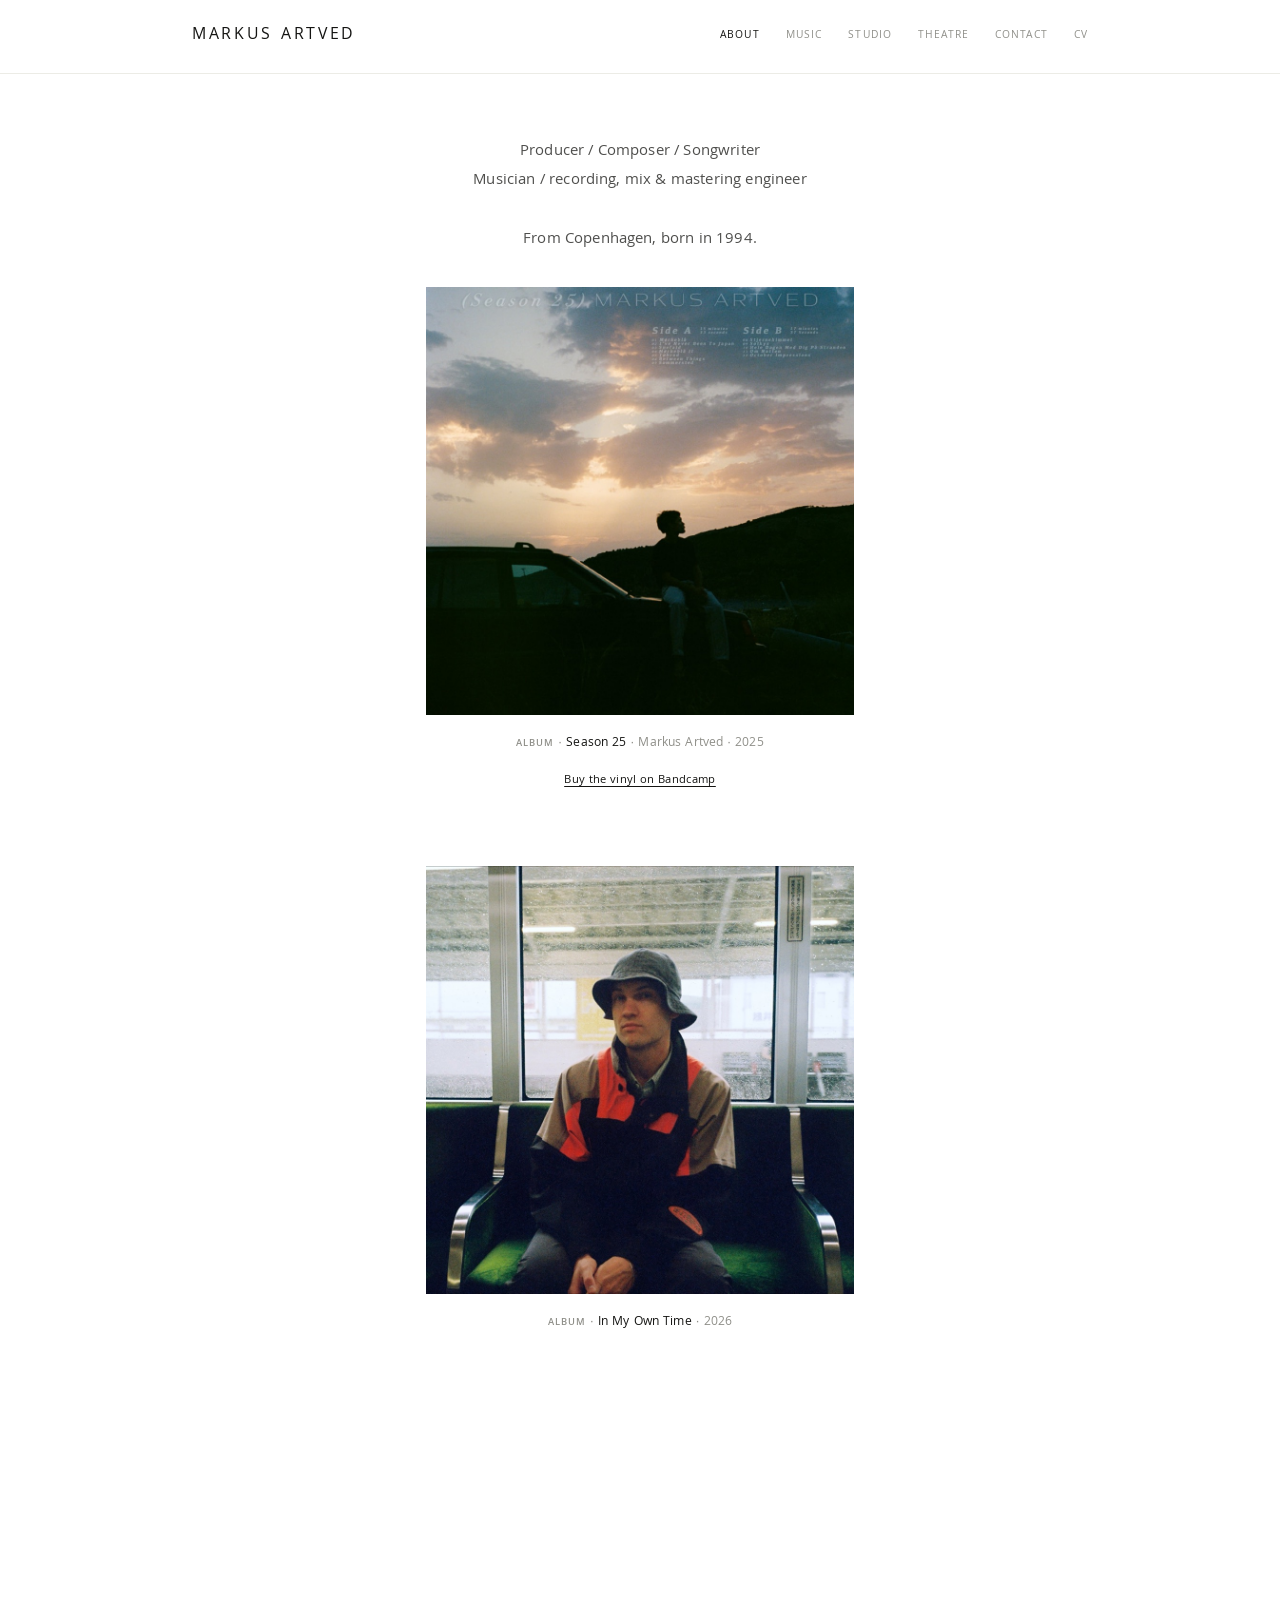
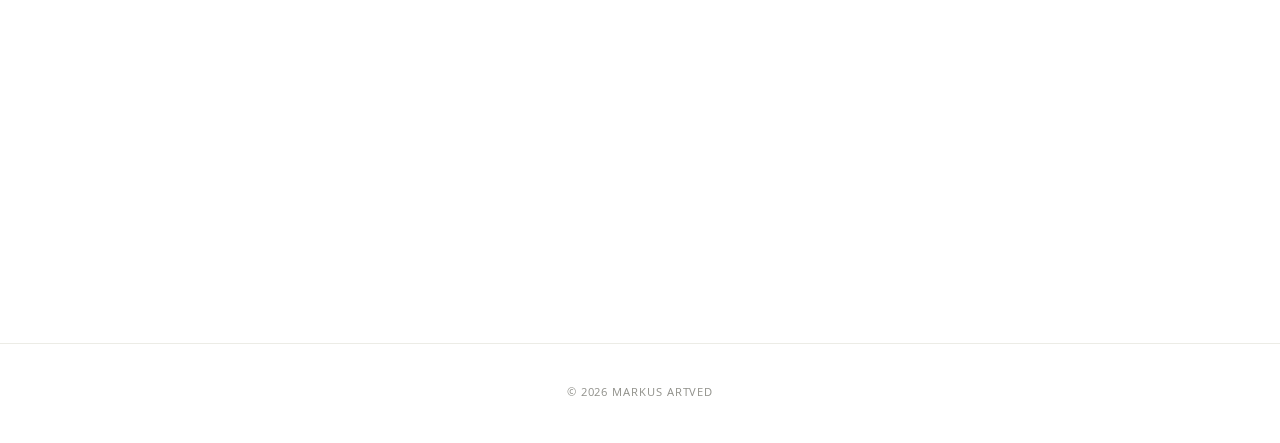
<file: index.html>
<!DOCTYPE html>
<html lang="en">
<head>
<meta charset="UTF-8">
<meta name="viewport" content="width=device-width, initial-scale=1.0">
<title>Markus Artved — Producer, Composer, Musical Director</title>
<meta name="description" content="Markus Artved is a music producer, composer, songwriter, studio/mix engineer and musical director based in Copenhagen, Denmark.">
<link rel="preconnect" href="https://fonts.googleapis.com">
<link rel="preconnect" href="https://fonts.gstatic.com" crossorigin>
<link href="https://fonts.googleapis.com/css2?family=Khula:wght@300;400;600;700&display=swap" rel="stylesheet">
<link rel="stylesheet" href="style.css">
</head>
<body>
<header class="site-header">
  <div class="wrap">
    <a class="logo" href="/">MARKUS ARTVED</a>
    <nav class="main-nav">
      <a href="/" aria-current="page">About</a>
      <a href="music.html">Music</a>
      <a href="studio.html">Studio</a>
      <a href="theatre.html">Theatre</a>
      <a href="contact.html">Contact</a>
      <a href="cv.html">CV</a>
    </nav>
  </div>
</header>

<main id="about-page">
  <div class="wrap">
    <section class="intro-section">
      <h1 class="intro">Producer / Composer / Songwriter<br>Musician / recording, mix &amp; mastering engineer<br><br>From Copenhagen, born in 1994.</h1>
    </section>

    <section>
      <div class="featured-release">
        <a href="https://orcd.co/season25deluxe" target="_blank" rel="noopener">
          <img src="images/season-25.jpg" alt="Season 25 album cover">
        </a>
        <div class="featured-meta">
          <p class="release-line"><span class="eyebrow">Album</span> · <span class="title">Season 25</span> · <span class="sub">Markus Artved · 2025</span></p>
          <a class="buy-link" href="https://markusartved.bandcamp.com/album/season-25-2" target="_blank" rel="noopener">Buy the vinyl on Bandcamp</a>
        </div>
      </div>
    </section>

    <section>
      <div class="featured-release">
        <a href="https://orcd.co/inmyowntime" target="_blank" rel="noopener">
          <img src="images/in-my-own-time.jpg" alt="In My Own Time album cover">
        </a>
        <div class="featured-meta">
          <p class="release-line"><span class="eyebrow">Album</span> · <span class="title">In My Own Time</span> · <span class="sub">2026</span></p>
        </div>
      </div>
    </section>

    <section>
      <div class="spotify-embed">
        <iframe style="border-radius: 12px;" src="https://open.spotify.com/embed/playlist/5kpQtMz0EmUYdvkcK57PYb?utm_source=generator" width="100%" height="352" frameborder="0" allowfullscreen="" allow="autoplay; clipboard-write; encrypted-media; fullscreen; picture-in-picture" loading="lazy"></iframe>
      </div>
    </section>
  </div>
</main>

<footer>
  <div class="wrap">
    &copy; <span id="year"></span> Markus Artved
  </div>
</footer>
<script>document.getElementById('year').textContent = new Date().getFullYear();</script>
</body>
</html>
</file>
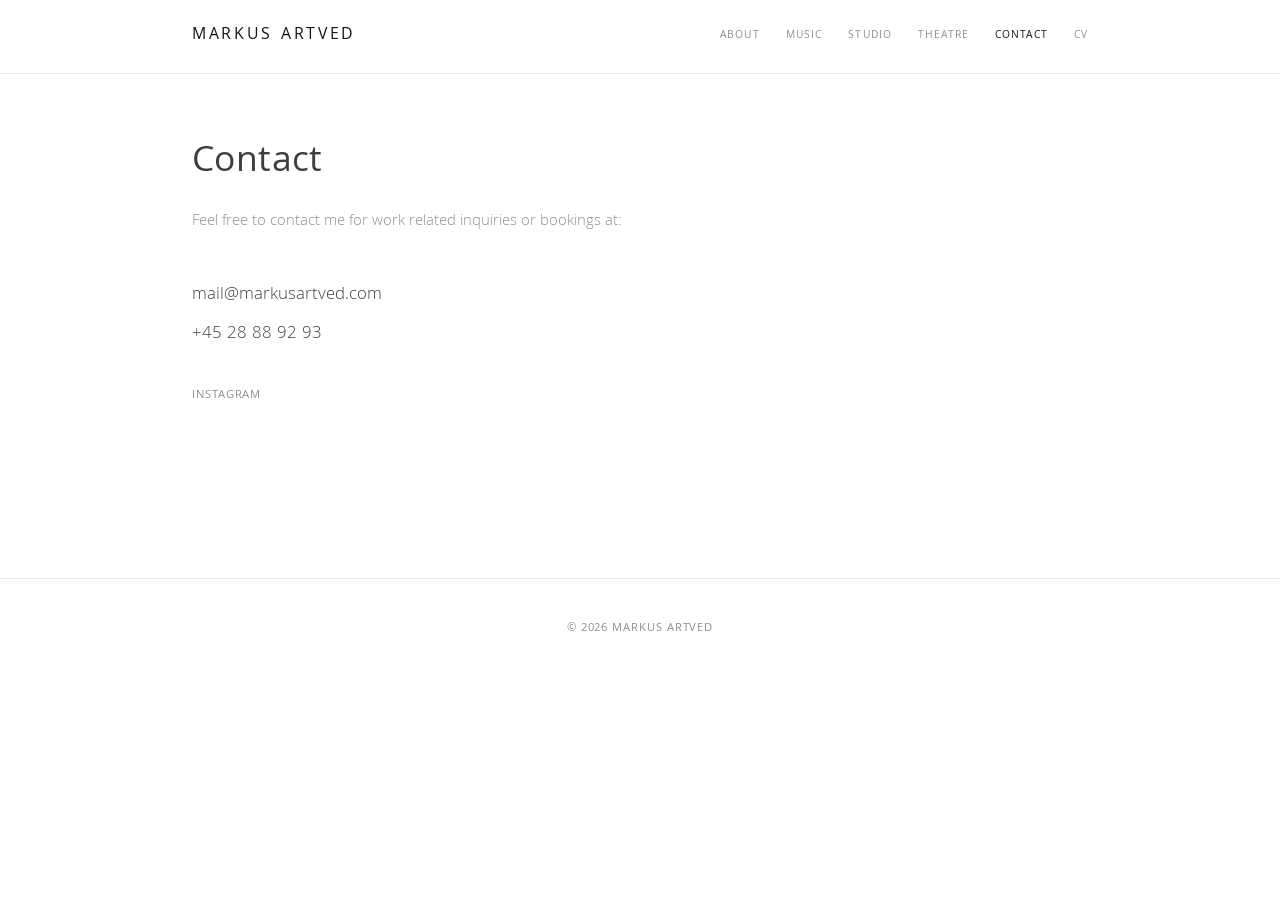
<file: contact.html>
<!DOCTYPE html>
<html lang="en">
<head>
<meta charset="UTF-8">
<meta name="viewport" content="width=device-width, initial-scale=1.0">
<title>Contact — Markus Artved</title>
<link rel="preconnect" href="https://fonts.googleapis.com">
<link rel="preconnect" href="https://fonts.gstatic.com" crossorigin>
<link href="https://fonts.googleapis.com/css2?family=Khula:wght@300;400;600;700&display=swap" rel="stylesheet">
<link rel="stylesheet" href="style.css">
</head>
<body>
<header class="site-header">
  <div class="wrap">
    <a class="logo" href="/">MARKUS ARTVED</a>
    <nav class="main-nav">
      <a href="/">About</a>
      <a href="music.html">Music</a>
      <a href="studio.html">Studio</a>
      <a href="theatre.html">Theatre</a>
      <a href="contact.html" aria-current="page">Contact</a>
      <a href="cv.html">CV</a>
    </nav>
  </div>
</header>

<main>
  <div class="wrap">
    <section>
      <h1>Contact</h1>
      <p class="lead">Feel free to contact me for work related inquiries or bookings at:</p>

      <div class="contact-box">
        <a href="mailto:mail@markusartved.com">mail@markusartved.com</a>
        <a href="tel:+4528889293">+45 28 88 92 93</a>
      </div>

      <div class="social-links">
        <a href="https://instagram.com/markusartved" target="_blank" rel="noopener">Instagram</a>
      </div>
    </section>
  </div>
</main>

<footer>
  <div class="wrap">&copy; <span id="year"></span> Markus Artved</div>
</footer>
<script>document.getElementById('year').textContent = new Date().getFullYear();</script>
</body>
</html>
</file>
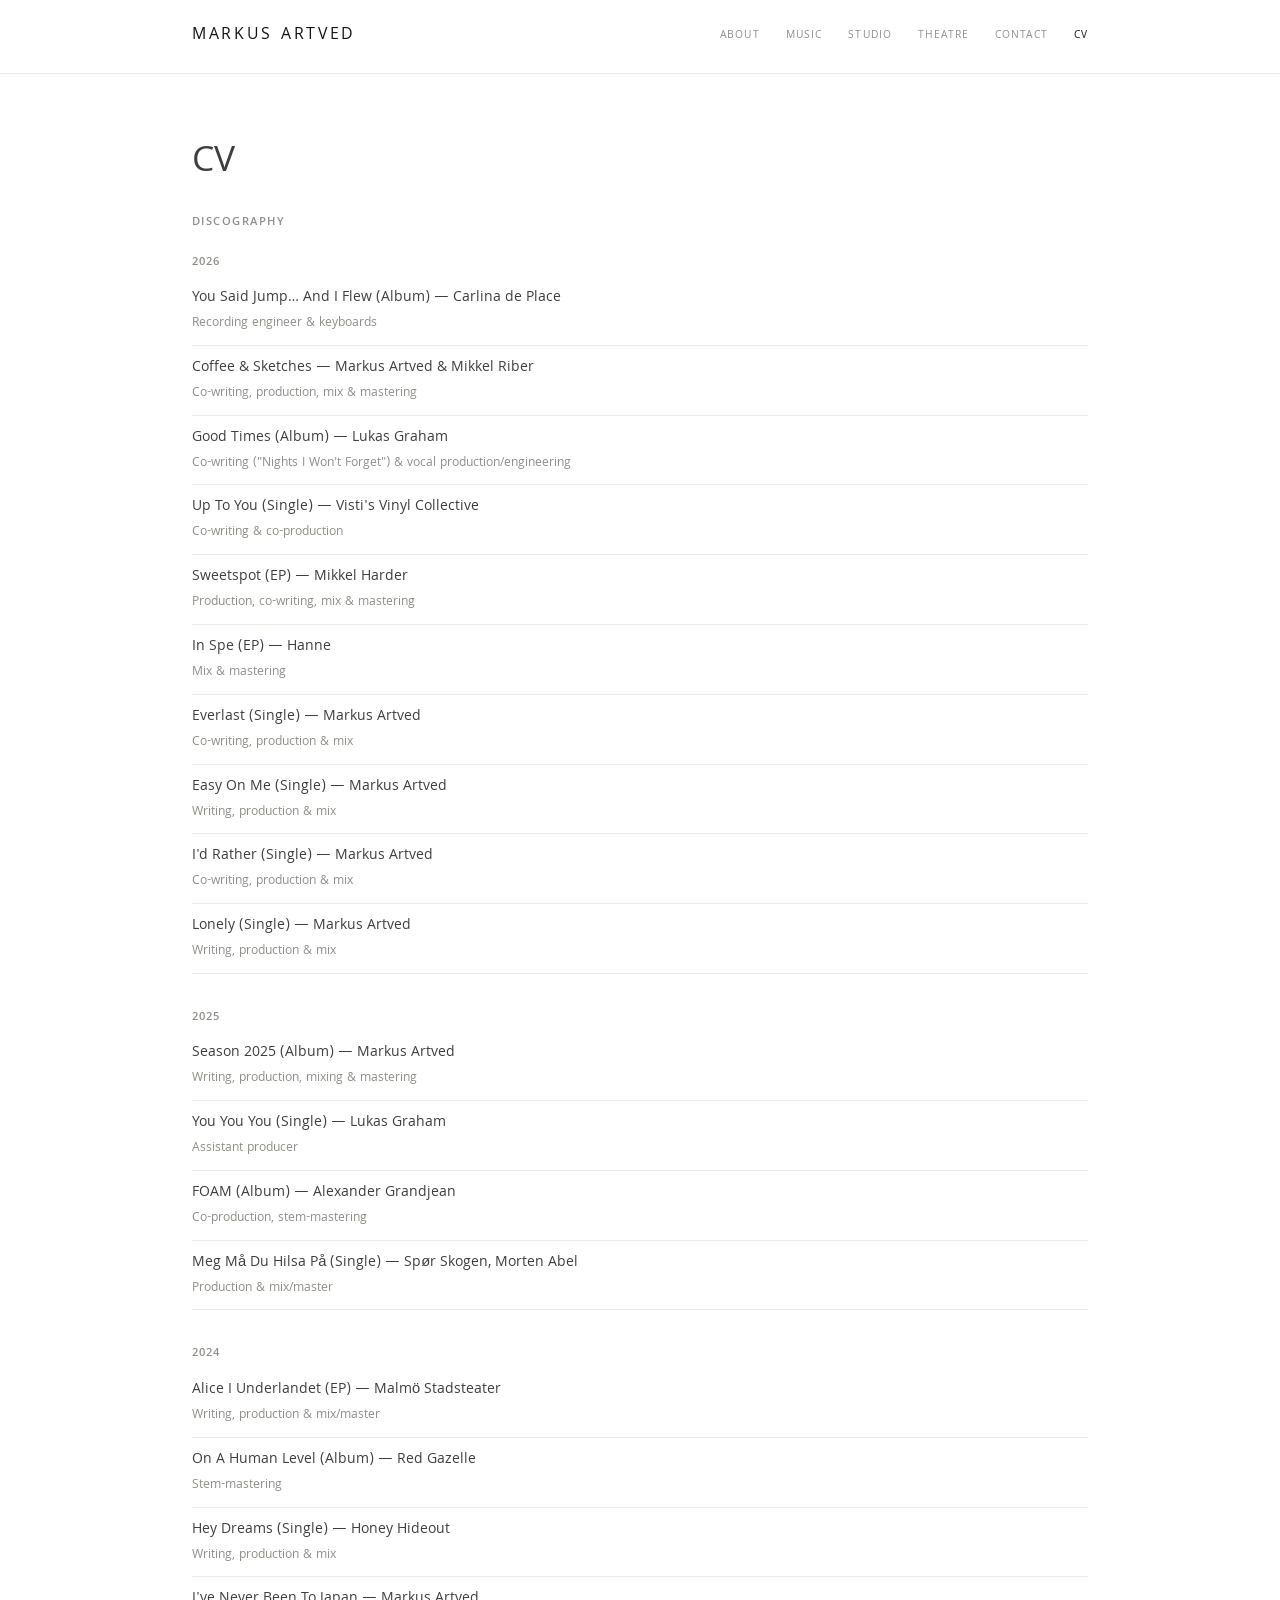
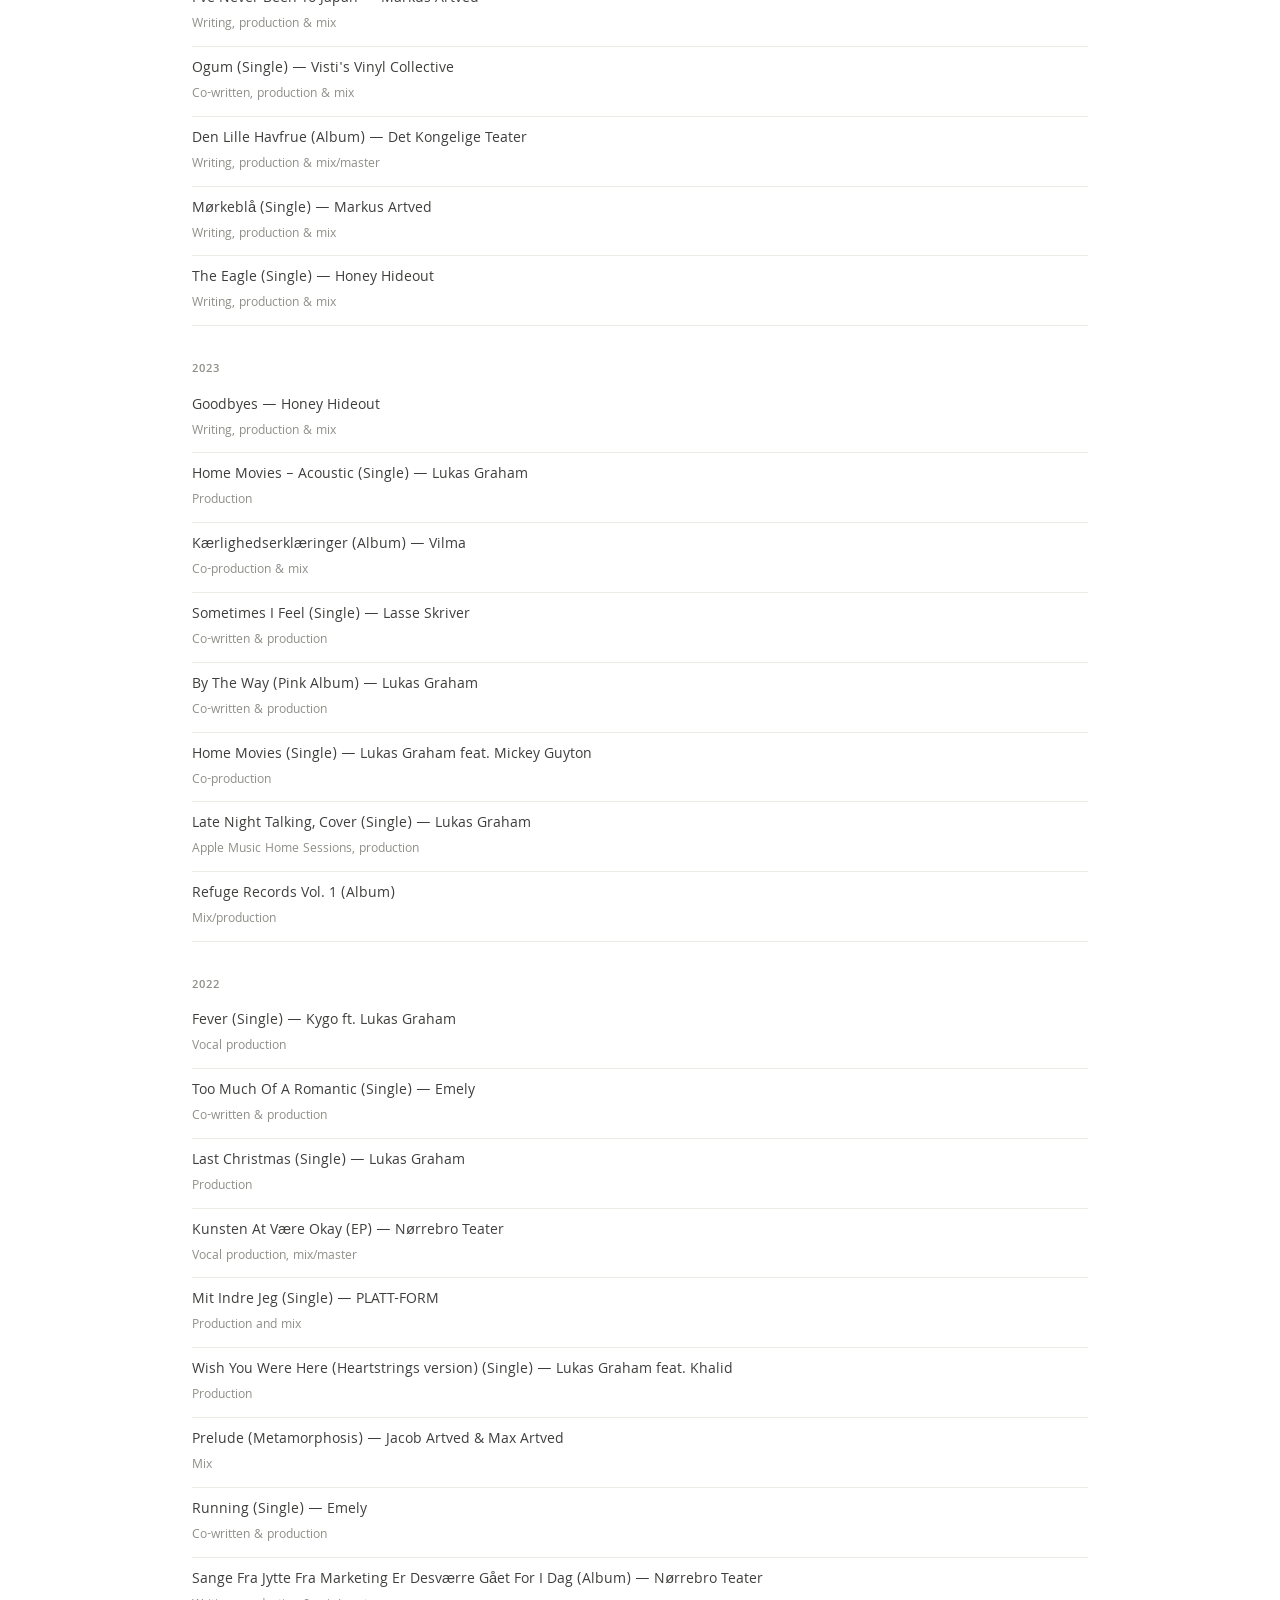
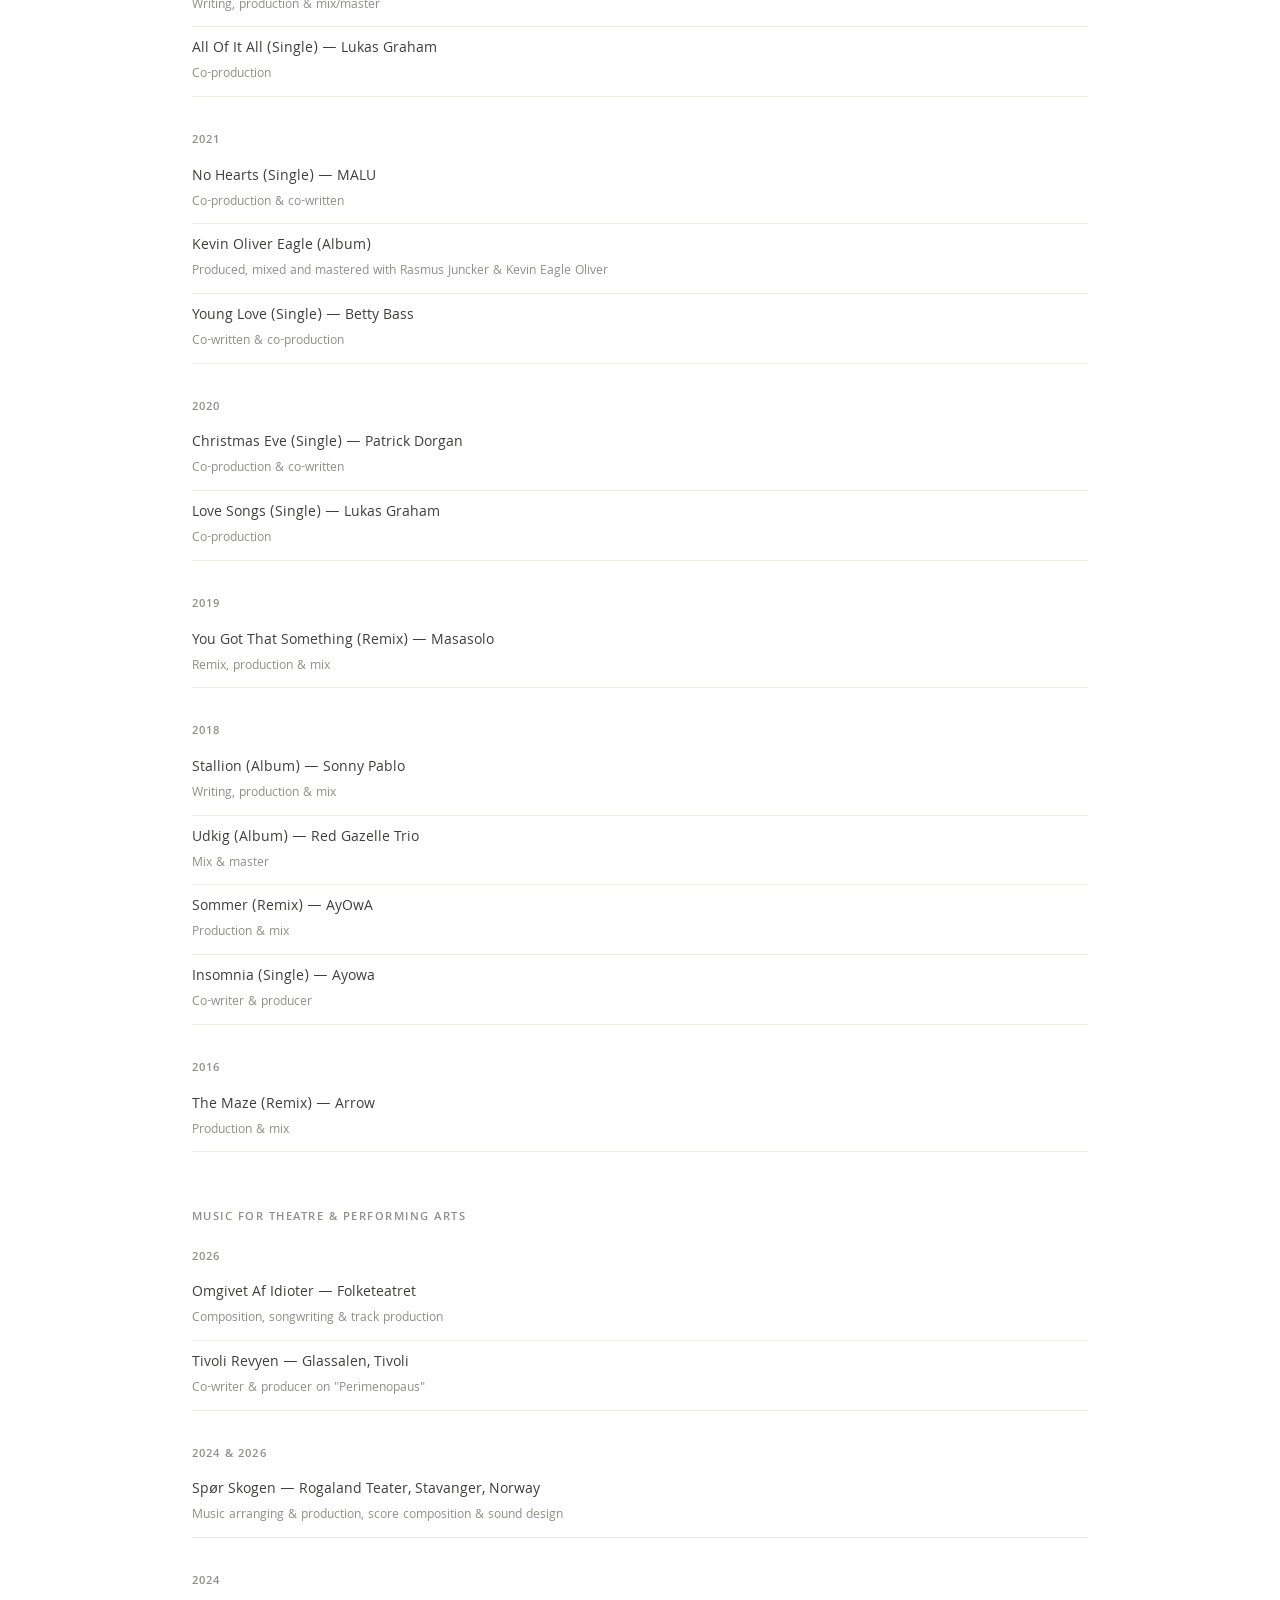
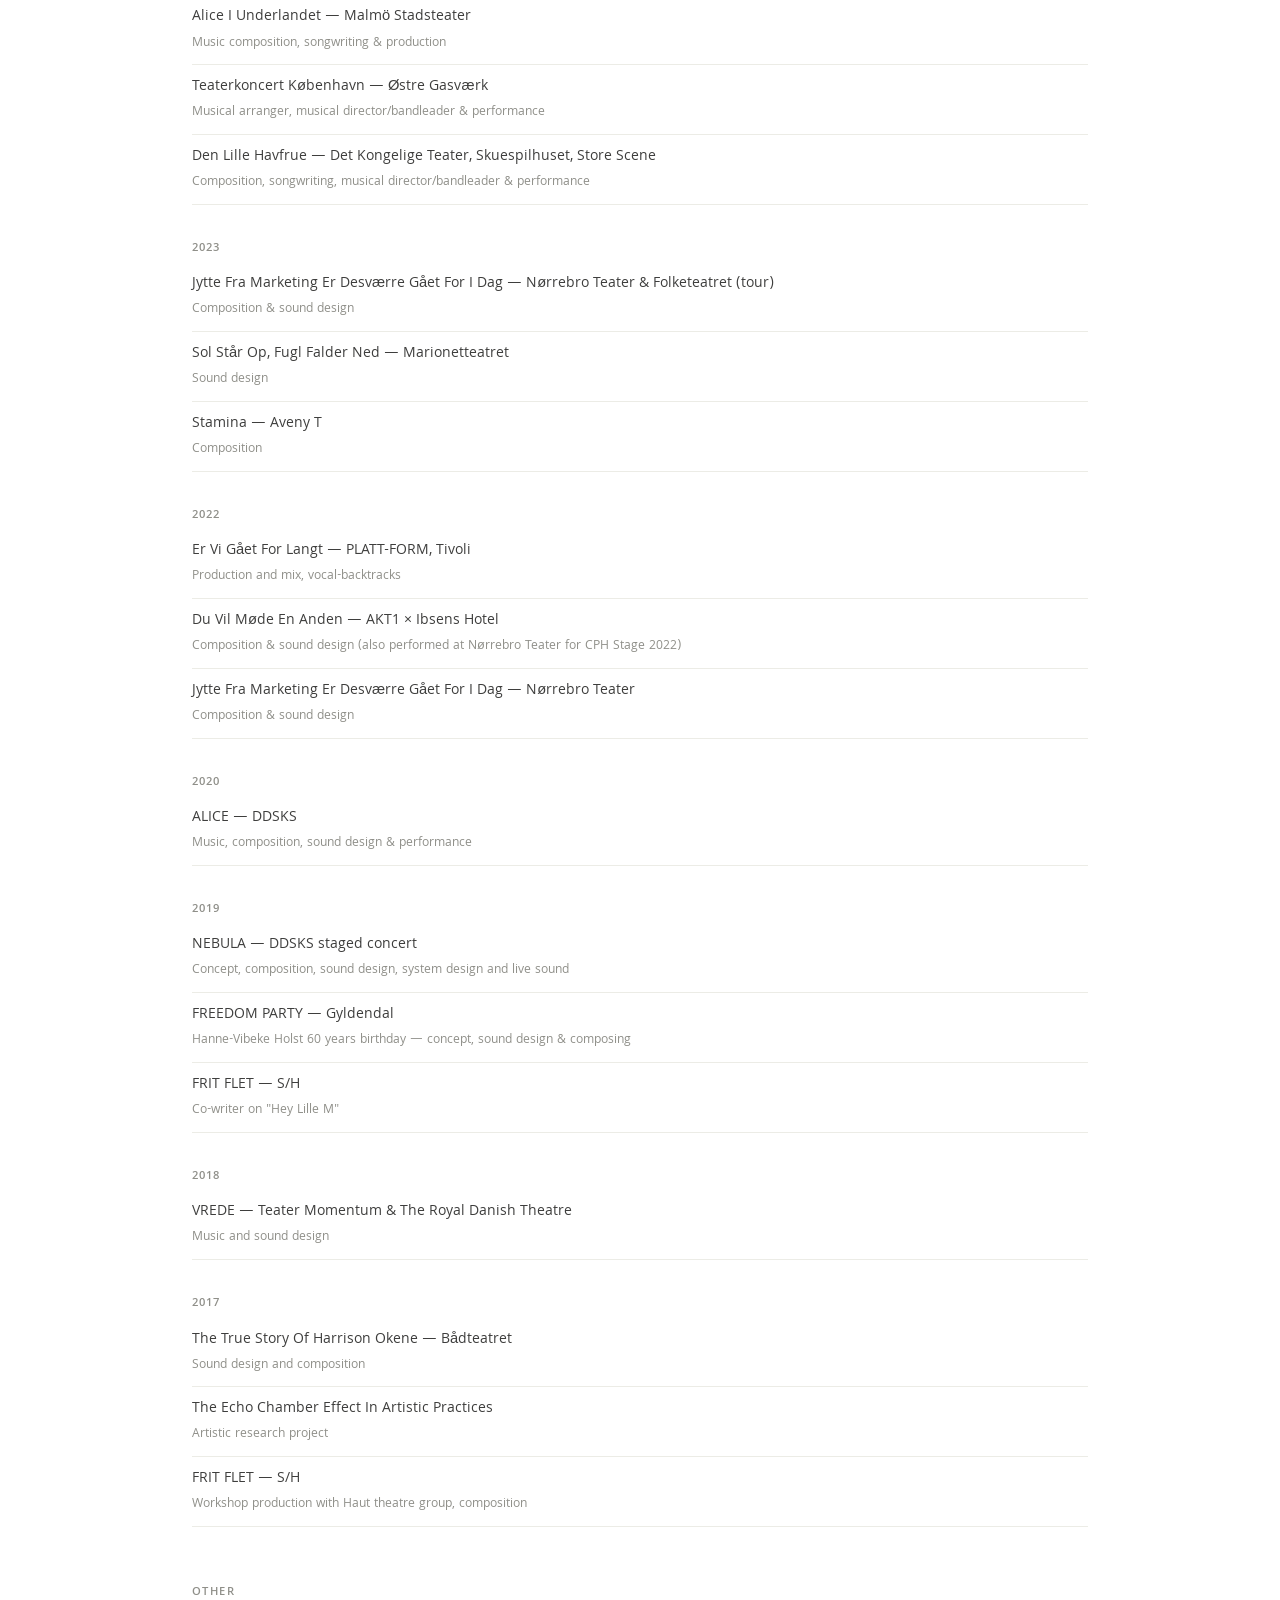
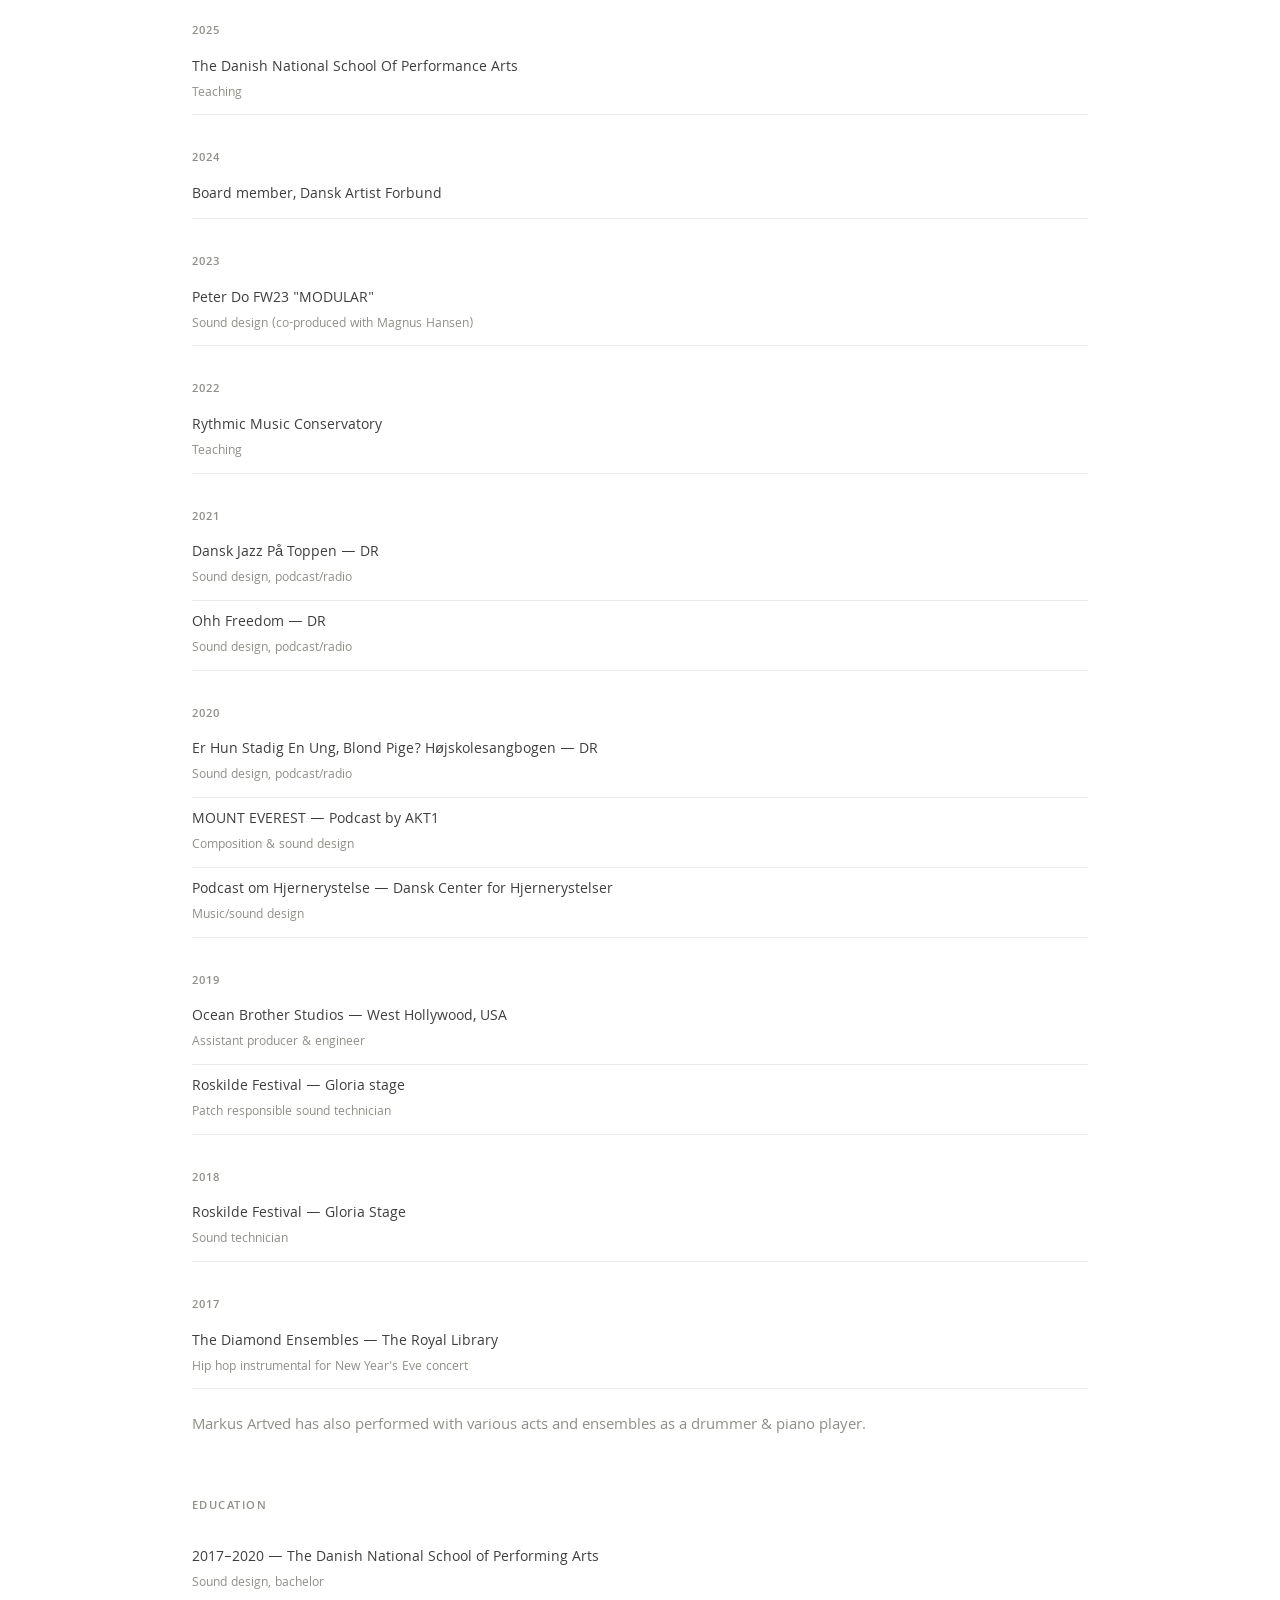
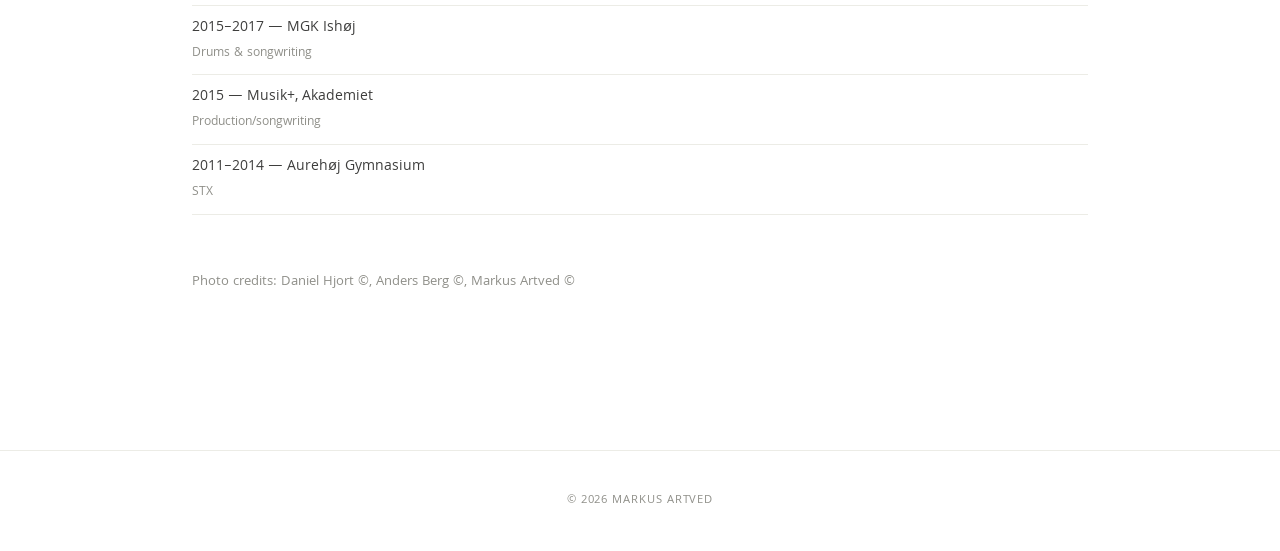
<file: cv.html>
<!DOCTYPE html>
<html lang="en">
<head>
<meta charset="UTF-8">
<meta name="viewport" content="width=device-width, initial-scale=1.0">
<title>CV — Markus Artved</title>
<link rel="preconnect" href="https://fonts.googleapis.com">
<link rel="preconnect" href="https://fonts.gstatic.com" crossorigin>
<link href="https://fonts.googleapis.com/css2?family=Khula:wght@300;400;600;700&display=swap" rel="stylesheet">
<link rel="stylesheet" href="style.css">
</head>
<body>
<header class="site-header">
  <div class="wrap">
    <a class="logo" href="/">MARKUS ARTVED</a>
    <nav class="main-nav">
      <a href="/">About</a>
      <a href="music.html">Music</a>
      <a href="studio.html">Studio</a>
      <a href="theatre.html">Theatre</a>
      <a href="contact.html">Contact</a>
      <a href="cv.html" aria-current="page">CV</a>
    </nav>
  </div>
</header>

<main id="cv-page">
  <div class="wrap">
    <section style="margin-bottom:24px;">
      <h1 style="margin-bottom:0;">CV</h1>
    </section>

    <section>
      <h2>Discography</h2>

      <div class="year-group"><h3>2026</h3><ul class="credit-list">
        <li><p class="title">You Said Jump… And I Flew (Album) — Carlina de Place</p><p class="role">Recording engineer &amp; keyboards</p></li>
        <li><p class="title">Coffee &amp; Sketches — Markus Artved &amp; Mikkel Riber</p><p class="role">Co-writing, production, mix &amp; mastering</p></li>
        <li><p class="title">Good Times (Album) — Lukas Graham</p><p class="role">Co-writing ("Nights I Won't Forget") &amp; vocal production/engineering</p></li>
        <li><p class="title">Up To You (Single) — Visti's Vinyl Collective</p><p class="role">Co-writing &amp; co-production</p></li>
        <li><p class="title">Sweetspot (EP) — Mikkel Harder</p><p class="role">Production, co-writing, mix &amp; mastering</p></li>
        <li><p class="title">In Spe (EP) — Hanne</p><p class="role">Mix &amp; mastering</p></li>
        <li><p class="title">Everlast (Single) — Markus Artved</p><p class="role">Co-writing, production &amp; mix</p></li>
        <li><p class="title">Easy On Me (Single) — Markus Artved</p><p class="role">Writing, production &amp; mix</p></li>
        <li><p class="title">I'd Rather (Single) — Markus Artved</p><p class="role">Co-writing, production &amp; mix</p></li>
        <li><p class="title">Lonely (Single) — Markus Artved</p><p class="role">Writing, production &amp; mix</p></li>
      </ul></div>

      <div class="year-group"><h3>2025</h3><ul class="credit-list">
        <li><p class="title">Season 2025 (Album) — Markus Artved</p><p class="role">Writing, production, mixing &amp; mastering</p></li>
        <li><p class="title">You You You (Single) — Lukas Graham</p><p class="role">Assistant producer</p></li>
        <li><p class="title">FOAM (Album) — Alexander Grandjean</p><p class="role">Co-production, stem-mastering</p></li>
        <li><p class="title">Meg Må Du Hilsa På (Single) — Spør Skogen, Morten Abel</p><p class="role">Production &amp; mix/master</p></li>
      </ul></div>

      <div class="year-group"><h3>2024</h3><ul class="credit-list">
        <li><p class="title">Alice I Underlandet (EP) — Malmö Stadsteater</p><p class="role">Writing, production &amp; mix/master</p></li>
        <li><p class="title">On A Human Level (Album) — Red Gazelle</p><p class="role">Stem-mastering</p></li>
        <li><p class="title">Hey Dreams (Single) — Honey Hideout</p><p class="role">Writing, production &amp; mix</p></li>
        <li><p class="title">I've Never Been To Japan — Markus Artved</p><p class="role">Writing, production &amp; mix</p></li>
        <li><p class="title">Ogum (Single) — Visti's Vinyl Collective</p><p class="role">Co-written, production &amp; mix</p></li>
        <li><p class="title">Den Lille Havfrue (Album) — Det Kongelige Teater</p><p class="role">Writing, production &amp; mix/master</p></li>
        <li><p class="title">Mørkeblå (Single) — Markus Artved</p><p class="role">Writing, production &amp; mix</p></li>
        <li><p class="title">The Eagle (Single) — Honey Hideout</p><p class="role">Writing, production &amp; mix</p></li>
      </ul></div>

      <div class="year-group"><h3>2023</h3><ul class="credit-list">
        <li><p class="title">Goodbyes — Honey Hideout</p><p class="role">Writing, production &amp; mix</p></li>
        <li><p class="title">Home Movies – Acoustic (Single) — Lukas Graham</p><p class="role">Production</p></li>
        <li><p class="title">Kærlighedserklæringer (Album) — Vilma</p><p class="role">Co-production &amp; mix</p></li>
        <li><p class="title">Sometimes I Feel (Single) — Lasse Skriver</p><p class="role">Co-written &amp; production</p></li>
        <li><p class="title">By The Way (Pink Album) — Lukas Graham</p><p class="role">Co-written &amp; production</p></li>
        <li><p class="title">Home Movies (Single) — Lukas Graham feat. Mickey Guyton</p><p class="role">Co-production</p></li>
        <li><p class="title">Late Night Talking, Cover (Single) — Lukas Graham</p><p class="role">Apple Music Home Sessions, production</p></li>
        <li><p class="title">Refuge Records Vol. 1 (Album)</p><p class="role">Mix/production</p></li>
      </ul></div>

      <div class="year-group"><h3>2022</h3><ul class="credit-list">
        <li><p class="title">Fever (Single) — Kygo ft. Lukas Graham</p><p class="role">Vocal production</p></li>
        <li><p class="title">Too Much Of A Romantic (Single) — Emely</p><p class="role">Co-written &amp; production</p></li>
        <li><p class="title">Last Christmas (Single) — Lukas Graham</p><p class="role">Production</p></li>
        <li><p class="title">Kunsten At Være Okay (EP) — Nørrebro Teater</p><p class="role">Vocal production, mix/master</p></li>
        <li><p class="title">Mit Indre Jeg (Single) — PLATT-FORM</p><p class="role">Production and mix</p></li>
        <li><p class="title">Wish You Were Here (Heartstrings version) (Single) — Lukas Graham feat. Khalid</p><p class="role">Production</p></li>
        <li><p class="title">Prelude (Metamorphosis) — Jacob Artved &amp; Max Artved</p><p class="role">Mix</p></li>
        <li><p class="title">Running (Single) — Emely</p><p class="role">Co-written &amp; production</p></li>
        <li><p class="title">Sange Fra Jytte Fra Marketing Er Desværre Gået For I Dag (Album) — Nørrebro Teater</p><p class="role">Writing, production &amp; mix/master</p></li>
        <li><p class="title">All Of It All (Single) — Lukas Graham</p><p class="role">Co-production</p></li>
      </ul></div>

      <div class="year-group"><h3>2021</h3><ul class="credit-list">
        <li><p class="title">No Hearts (Single) — MALU</p><p class="role">Co-production &amp; co-written</p></li>
        <li><p class="title">Kevin Oliver Eagle (Album)</p><p class="role">Produced, mixed and mastered with Rasmus Juncker &amp; Kevin Eagle Oliver</p></li>
        <li><p class="title">Young Love (Single) — Betty Bass</p><p class="role">Co-written &amp; co-production</p></li>
      </ul></div>

      <div class="year-group"><h3>2020</h3><ul class="credit-list">
        <li><p class="title">Christmas Eve (Single) — Patrick Dorgan</p><p class="role">Co-production &amp; co-written</p></li>
        <li><p class="title">Love Songs (Single) — Lukas Graham</p><p class="role">Co-production</p></li>
      </ul></div>

      <div class="year-group"><h3>2019</h3><ul class="credit-list">
        <li><p class="title">You Got That Something (Remix) — Masasolo</p><p class="role">Remix, production &amp; mix</p></li>
      </ul></div>

      <div class="year-group"><h3>2018</h3><ul class="credit-list">
        <li><p class="title">Stallion (Album) — Sonny Pablo</p><p class="role">Writing, production &amp; mix</p></li>
        <li><p class="title">Udkig (Album) — Red Gazelle Trio</p><p class="role">Mix &amp; master</p></li>
        <li><p class="title">Sommer (Remix) — AyOwA</p><p class="role">Production &amp; mix</p></li>
        <li><p class="title">Insomnia (Single) — Ayowa</p><p class="role">Co-writer &amp; producer</p></li>
      </ul></div>

      <div class="year-group"><h3>2016</h3><ul class="credit-list">
        <li><p class="title">The Maze (Remix) — Arrow</p><p class="role">Production &amp; mix</p></li>
      </ul></div>
    </section>

    <section>
      <h2>Music for Theatre &amp; Performing Arts</h2>

      <div class="year-group"><h3>2026</h3><ul class="credit-list">
        <li><p class="title">Omgivet Af Idioter — Folketeatret</p><p class="role">Composition, songwriting &amp; track production</p></li>
        <li><p class="title">Tivoli Revyen — Glassalen, Tivoli</p><p class="role">Co-writer &amp; producer on "Perimenopaus"</p></li>
      </ul></div>

      <div class="year-group"><h3>2024 &amp; 2026</h3><ul class="credit-list">
        <li><p class="title">Spør Skogen — Rogaland Teater, Stavanger, Norway</p><p class="role">Music arranging &amp; production, score composition &amp; sound design</p></li>
      </ul></div>

      <div class="year-group"><h3>2024</h3><ul class="credit-list">
        <li><p class="title">Alice I Underlandet — Malmö Stadsteater</p><p class="role">Music composition, songwriting &amp; production</p></li>
        <li><p class="title">Teaterkoncert København — Østre Gasværk</p><p class="role">Musical arranger, musical director/bandleader &amp; performance</p></li>
        <li><p class="title">Den Lille Havfrue — Det Kongelige Teater, Skuespilhuset, Store Scene</p><p class="role">Composition, songwriting, musical director/bandleader &amp; performance</p></li>
      </ul></div>

      <div class="year-group"><h3>2023</h3><ul class="credit-list">
        <li><p class="title">Jytte Fra Marketing Er Desværre Gået For I Dag — Nørrebro Teater &amp; Folketeatret (tour)</p><p class="role">Composition &amp; sound design</p></li>
        <li><p class="title">Sol Står Op, Fugl Falder Ned — Marionetteatret</p><p class="role">Sound design</p></li>
        <li><p class="title">Stamina — Aveny T</p><p class="role">Composition</p></li>
      </ul></div>

      <div class="year-group"><h3>2022</h3><ul class="credit-list">
        <li><p class="title">Er Vi Gået For Langt — PLATT-FORM, Tivoli</p><p class="role">Production and mix, vocal-backtracks</p></li>
        <li><p class="title">Du Vil Møde En Anden — AKT1 × Ibsens Hotel</p><p class="role">Composition &amp; sound design (also performed at Nørrebro Teater for CPH Stage 2022)</p></li>
        <li><p class="title">Jytte Fra Marketing Er Desværre Gået For I Dag — Nørrebro Teater</p><p class="role">Composition &amp; sound design</p></li>
      </ul></div>

      <div class="year-group"><h3>2020</h3><ul class="credit-list">
        <li><p class="title">ALICE — DDSKS</p><p class="role">Music, composition, sound design &amp; performance</p></li>
      </ul></div>

      <div class="year-group"><h3>2019</h3><ul class="credit-list">
        <li><p class="title">NEBULA — DDSKS staged concert</p><p class="role">Concept, composition, sound design, system design and live sound</p></li>
        <li><p class="title">FREEDOM PARTY — Gyldendal</p><p class="role">Hanne-Vibeke Holst 60 years birthday — concept, sound design &amp; composing</p></li>
        <li><p class="title">FRIT FLET — S/H</p><p class="role">Co-writer on "Hey Lille M"</p></li>
      </ul></div>

      <div class="year-group"><h3>2018</h3><ul class="credit-list">
        <li><p class="title">VREDE — Teater Momentum &amp; The Royal Danish Theatre</p><p class="role">Music and sound design</p></li>
      </ul></div>

      <div class="year-group"><h3>2017</h3><ul class="credit-list">
        <li><p class="title">The True Story Of Harrison Okene — Bådteatret</p><p class="role">Sound design and composition</p></li>
        <li><p class="title">The Echo Chamber Effect In Artistic Practices</p><p class="role">Artistic research project</p></li>
        <li><p class="title">FRIT FLET — S/H</p><p class="role">Workshop production with Haut theatre group, composition</p></li>
      </ul></div>
    </section>

    <section>
      <h2>Other</h2>

      <div class="year-group"><h3>2025</h3><ul class="credit-list">
        <li><p class="title">The Danish National School Of Performance Arts</p><p class="role">Teaching</p></li>
      </ul></div>

      <div class="year-group"><h3>2024</h3><ul class="credit-list">
        <li><p class="title">Board member, Dansk Artist Forbund</p></li>
      </ul></div>

      <div class="year-group"><h3>2023</h3><ul class="credit-list">
        <li><p class="title">Peter Do FW23 "MODULAR"</p><p class="role">Sound design (co-produced with Magnus Hansen)</p></li>
      </ul></div>

      <div class="year-group"><h3>2022</h3><ul class="credit-list">
        <li><p class="title">Rythmic Music Conservatory</p><p class="role">Teaching</p></li>
      </ul></div>

      <div class="year-group"><h3>2021</h3><ul class="credit-list">
        <li><p class="title">Dansk Jazz På Toppen — DR</p><p class="role">Sound design, podcast/radio</p></li>
        <li><p class="title">Ohh Freedom — DR</p><p class="role">Sound design, podcast/radio</p></li>
      </ul></div>

      <div class="year-group"><h3>2020</h3><ul class="credit-list">
        <li><p class="title">Er Hun Stadig En Ung, Blond Pige? Højskolesangbogen — DR</p><p class="role">Sound design, podcast/radio</p></li>
        <li><p class="title">MOUNT EVEREST — Podcast by AKT1</p><p class="role">Composition &amp; sound design</p></li>
        <li><p class="title">Podcast om Hjernerystelse — Dansk Center for Hjernerystelser</p><p class="role">Music/sound design</p></li>
      </ul></div>

      <div class="year-group"><h3>2019</h3><ul class="credit-list">
        <li><p class="title">Ocean Brother Studios — West Hollywood, USA</p><p class="role">Assistant producer &amp; engineer</p></li>
        <li><p class="title">Roskilde Festival — Gloria stage</p><p class="role">Patch responsible sound technician</p></li>
      </ul></div>

      <div class="year-group"><h3>2018</h3><ul class="credit-list">
        <li><p class="title">Roskilde Festival — Gloria Stage</p><p class="role">Sound technician</p></li>
      </ul></div>

      <div class="year-group"><h3>2017</h3><ul class="credit-list">
        <li><p class="title">The Diamond Ensembles — The Royal Library</p><p class="role">Hip hop instrumental for New Year's Eve concert</p></li>
      </ul></div>

      <p style="margin-top:24px;color:var(--text-muted)">Markus Artved has also performed with various acts and ensembles as a drummer &amp; piano player.</p>
    </section>

    <section>
      <h2>Education</h2>
      <ul class="credit-list">
        <li><p class="title">2017–2020 — The Danish National School of Performing Arts</p><p class="role">Sound design, bachelor</p></li>
        <li><p class="title">2015–2017 — MGK Ishøj</p><p class="role">Drums &amp; songwriting</p></li>
        <li><p class="title">2015 — Musik+, Akademiet</p><p class="role">Production/songwriting</p></li>
        <li><p class="title">2011–2014 — Aurehøj Gymnasium</p><p class="role">STX</p></li>
      </ul>
    </section>

    <section>
      <p style="color:var(--text-muted); font-size: 0.85rem;">Photo credits: Daniel Hjort ©, Anders Berg ©, Markus Artved ©</p>
    </section>
  </div>
</main>

<footer>
  <div class="wrap">&copy; <span id="year"></span> Markus Artved</div>
</footer>
<script>document.getElementById('year').textContent = new Date().getFullYear();</script>
</body>
</html>
</file>
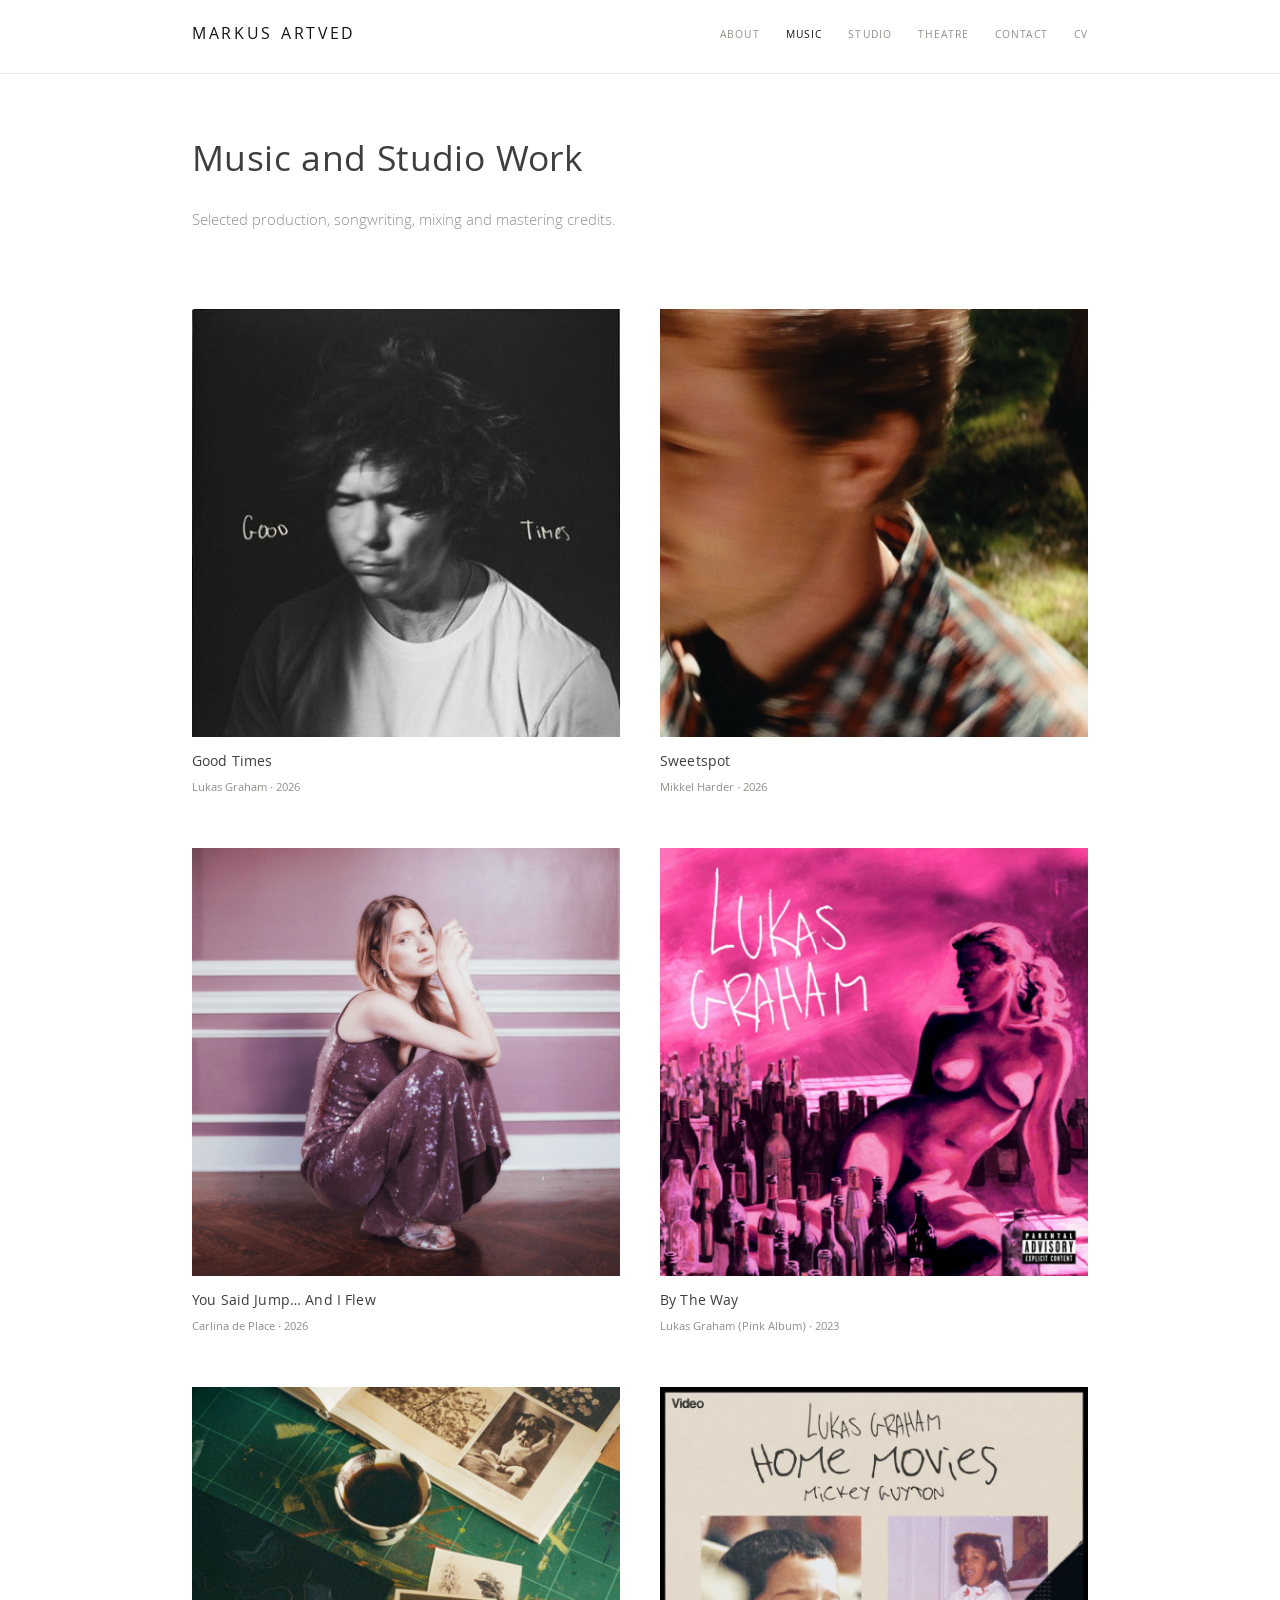
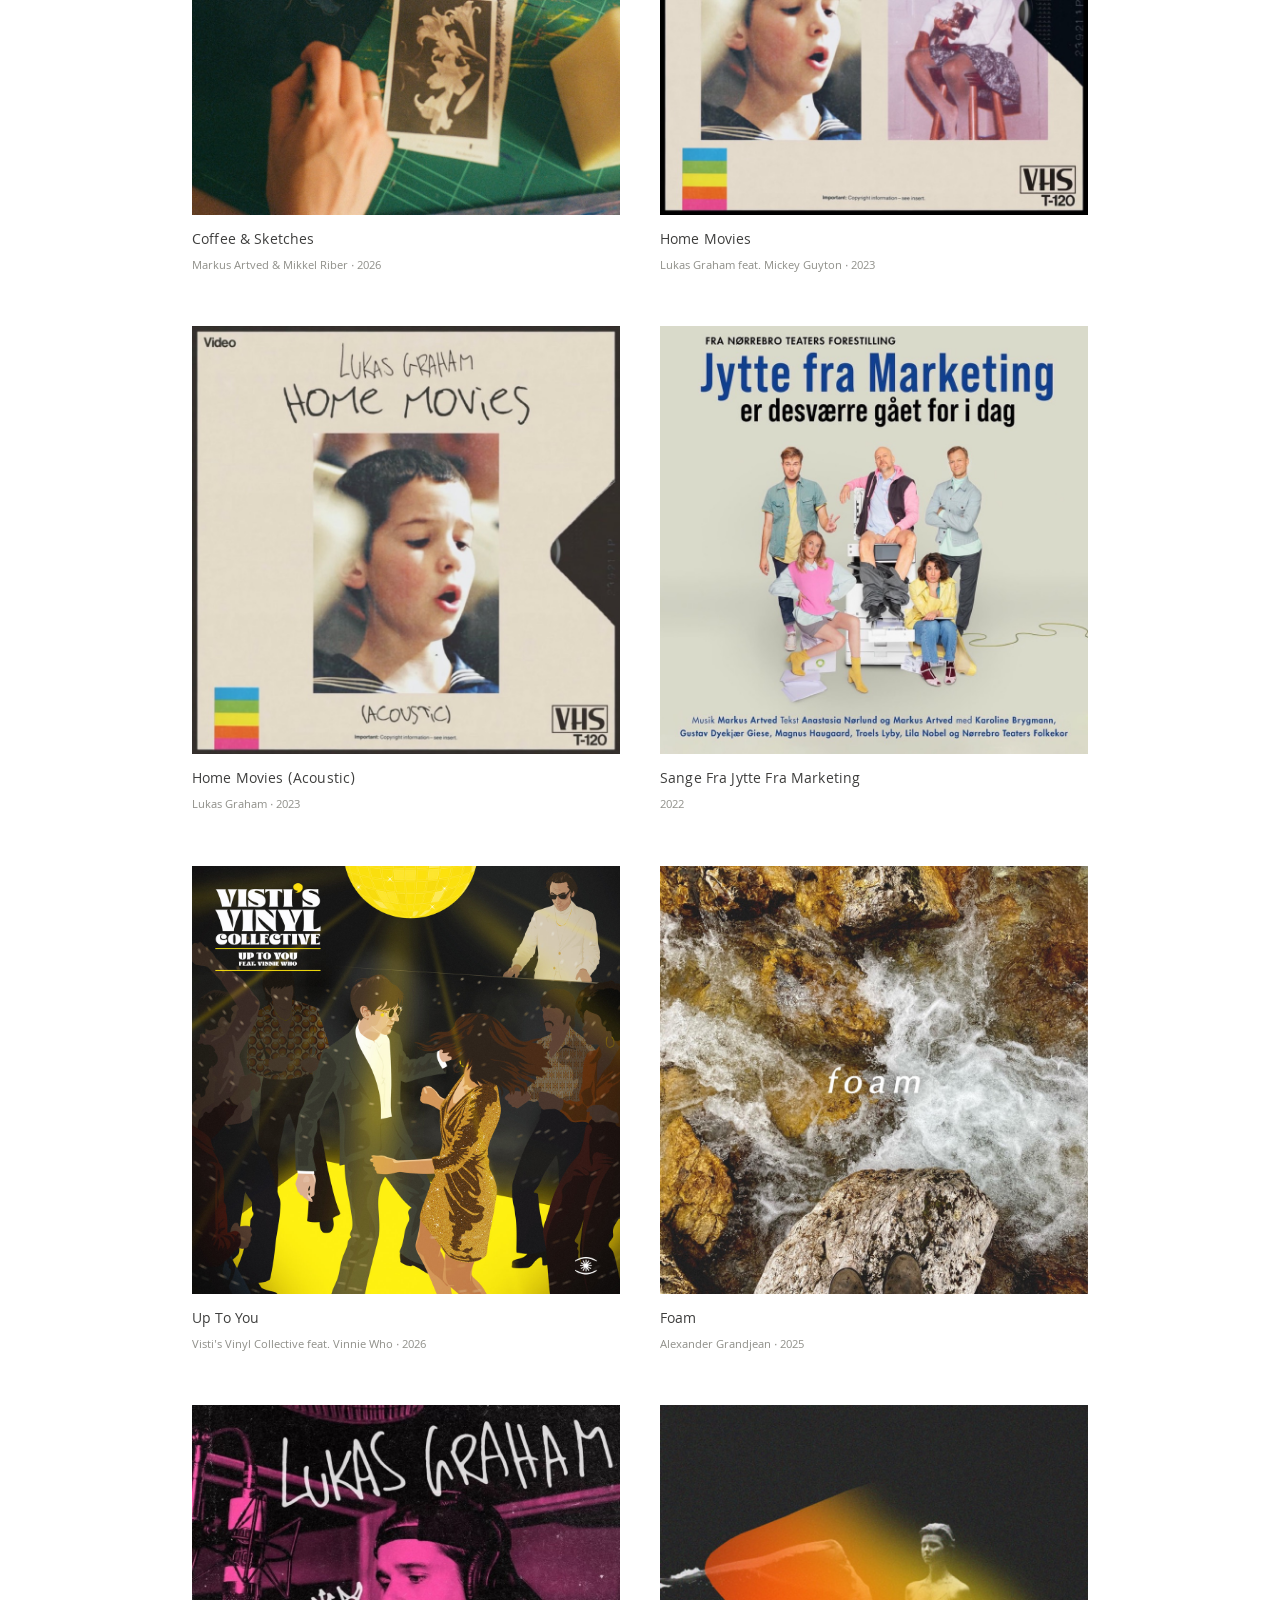
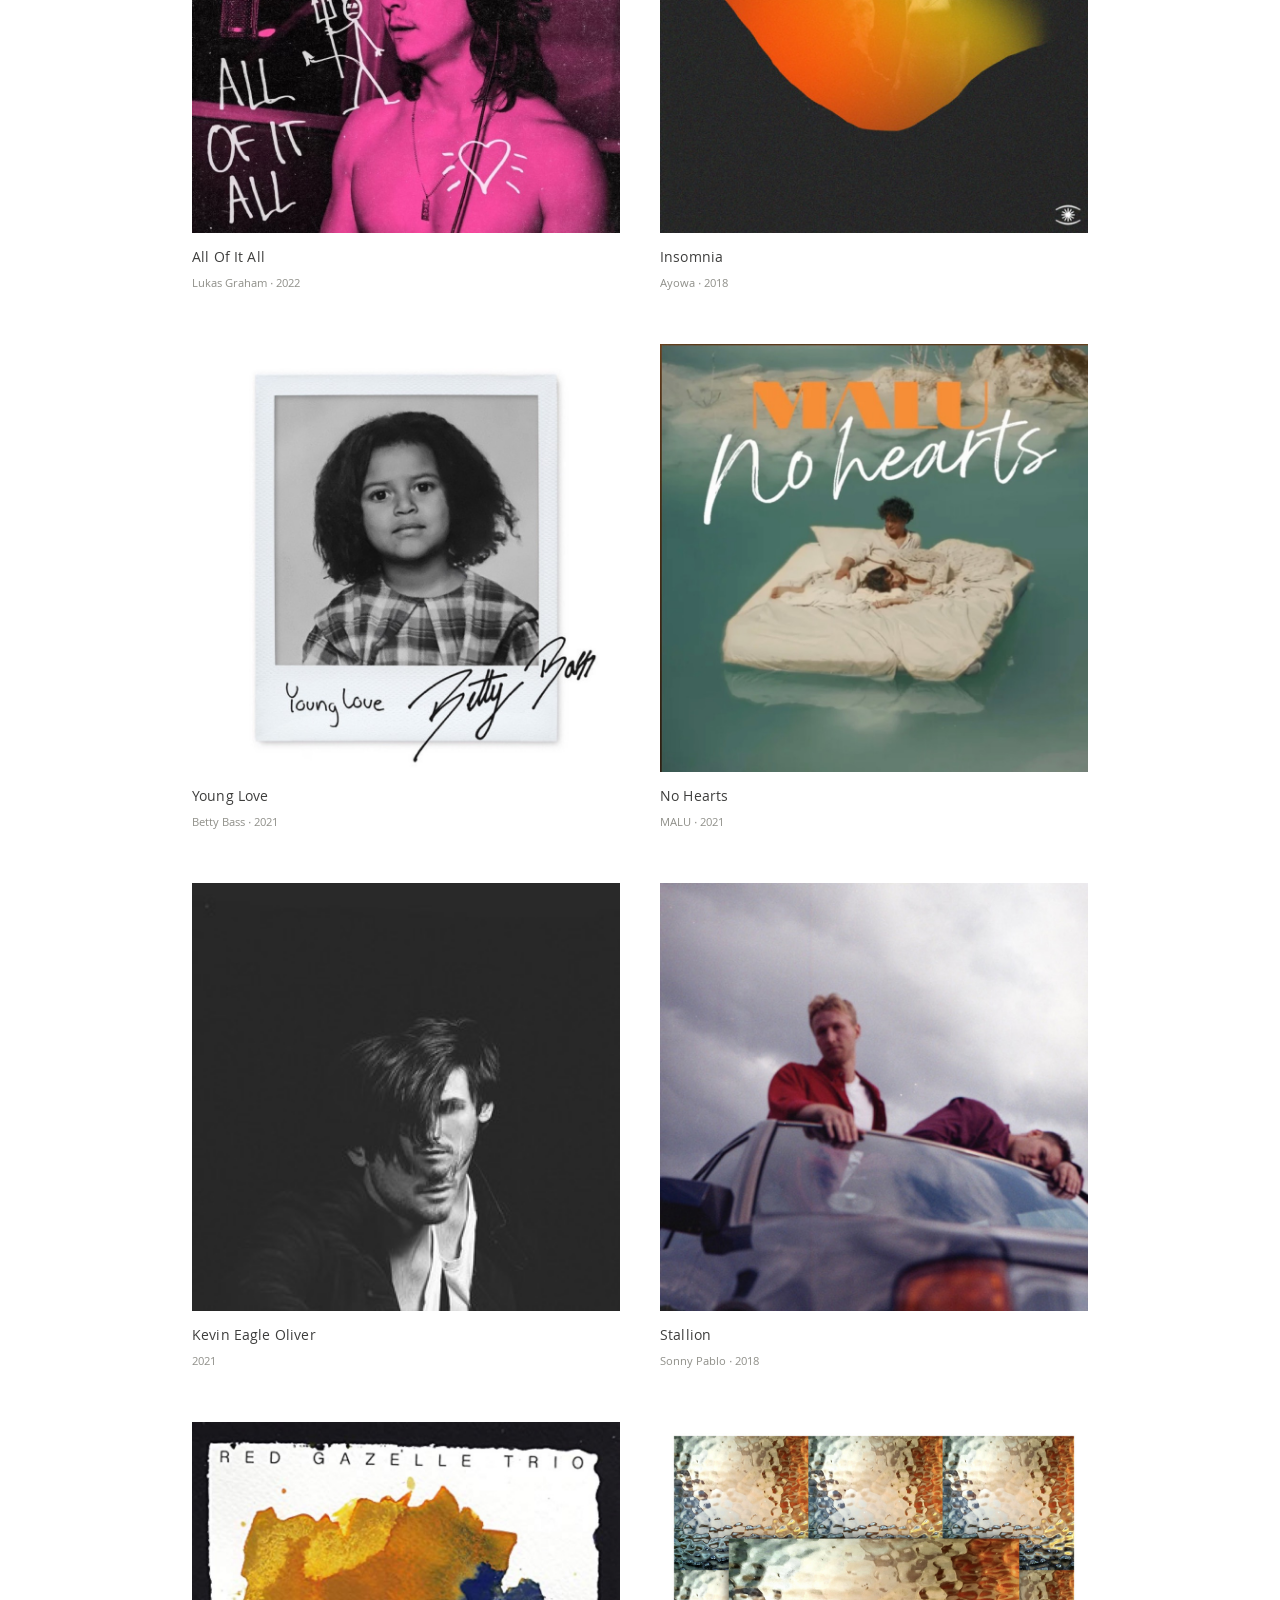
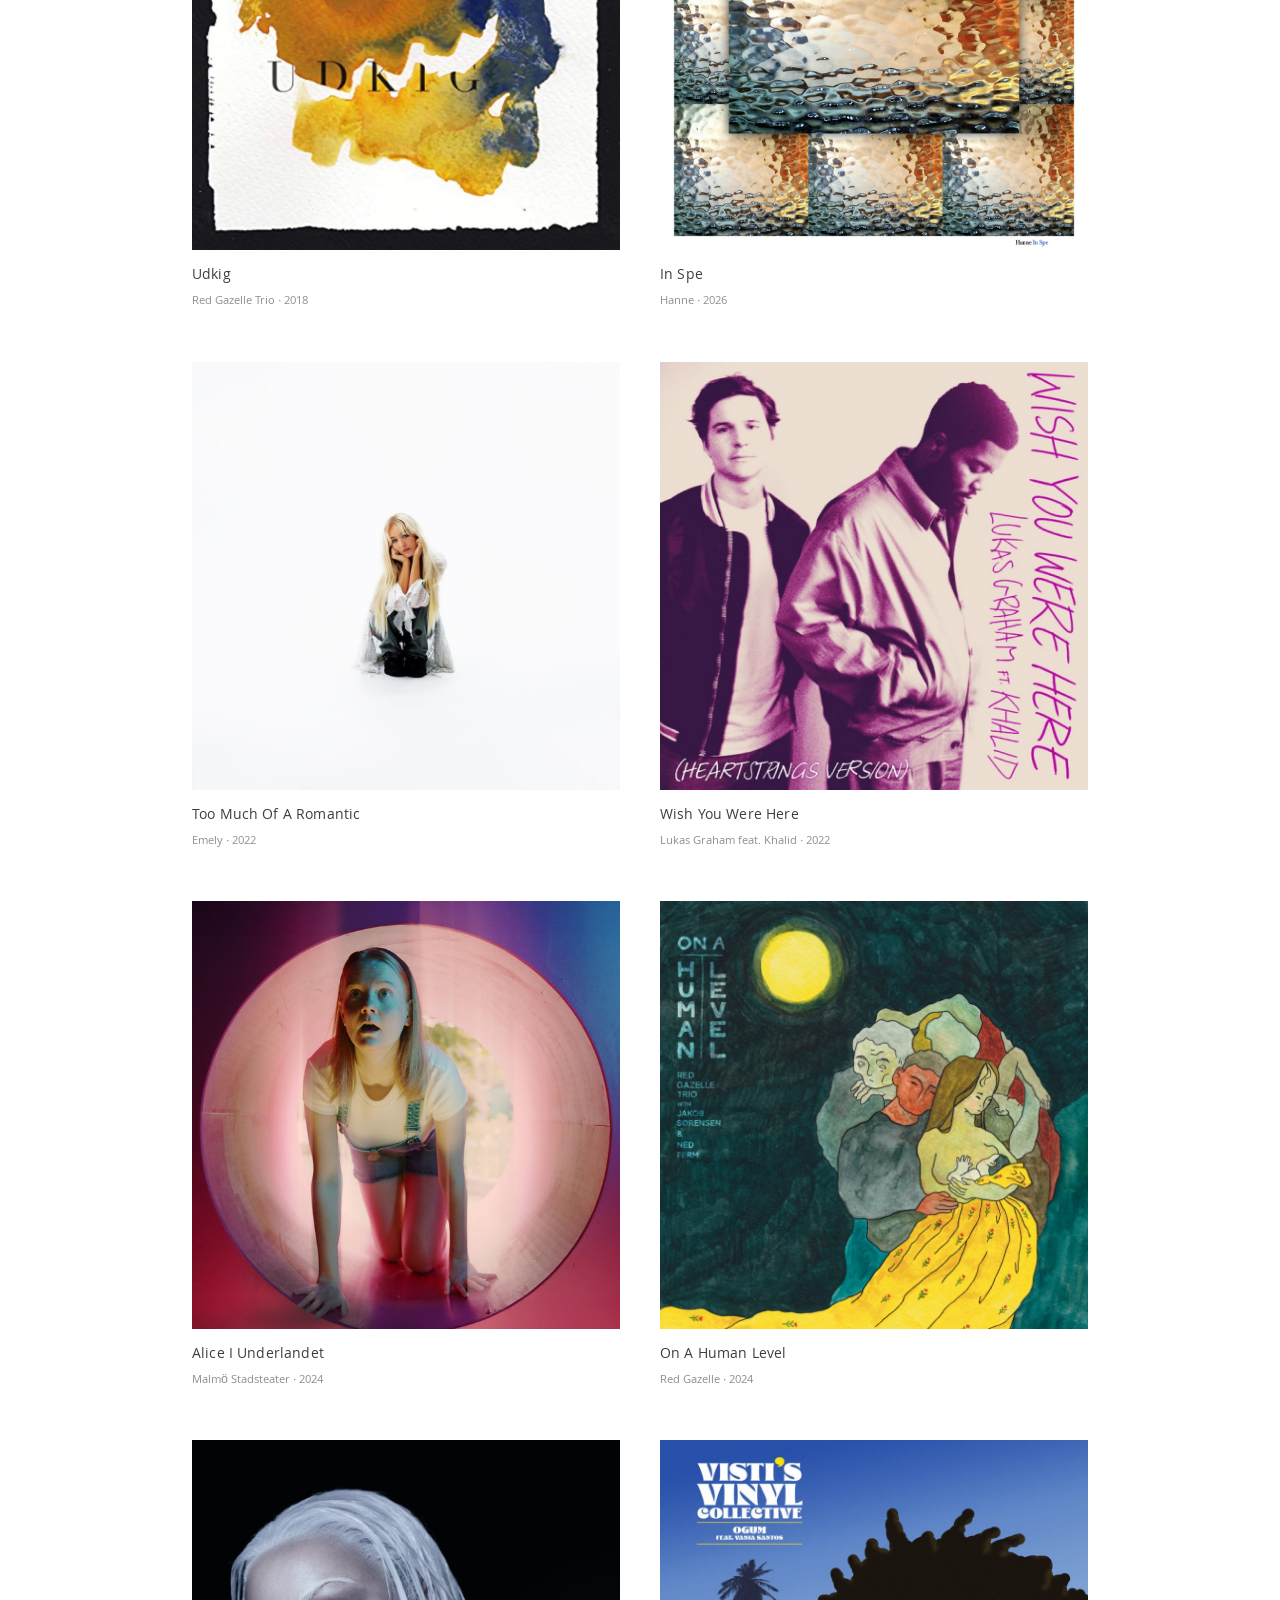
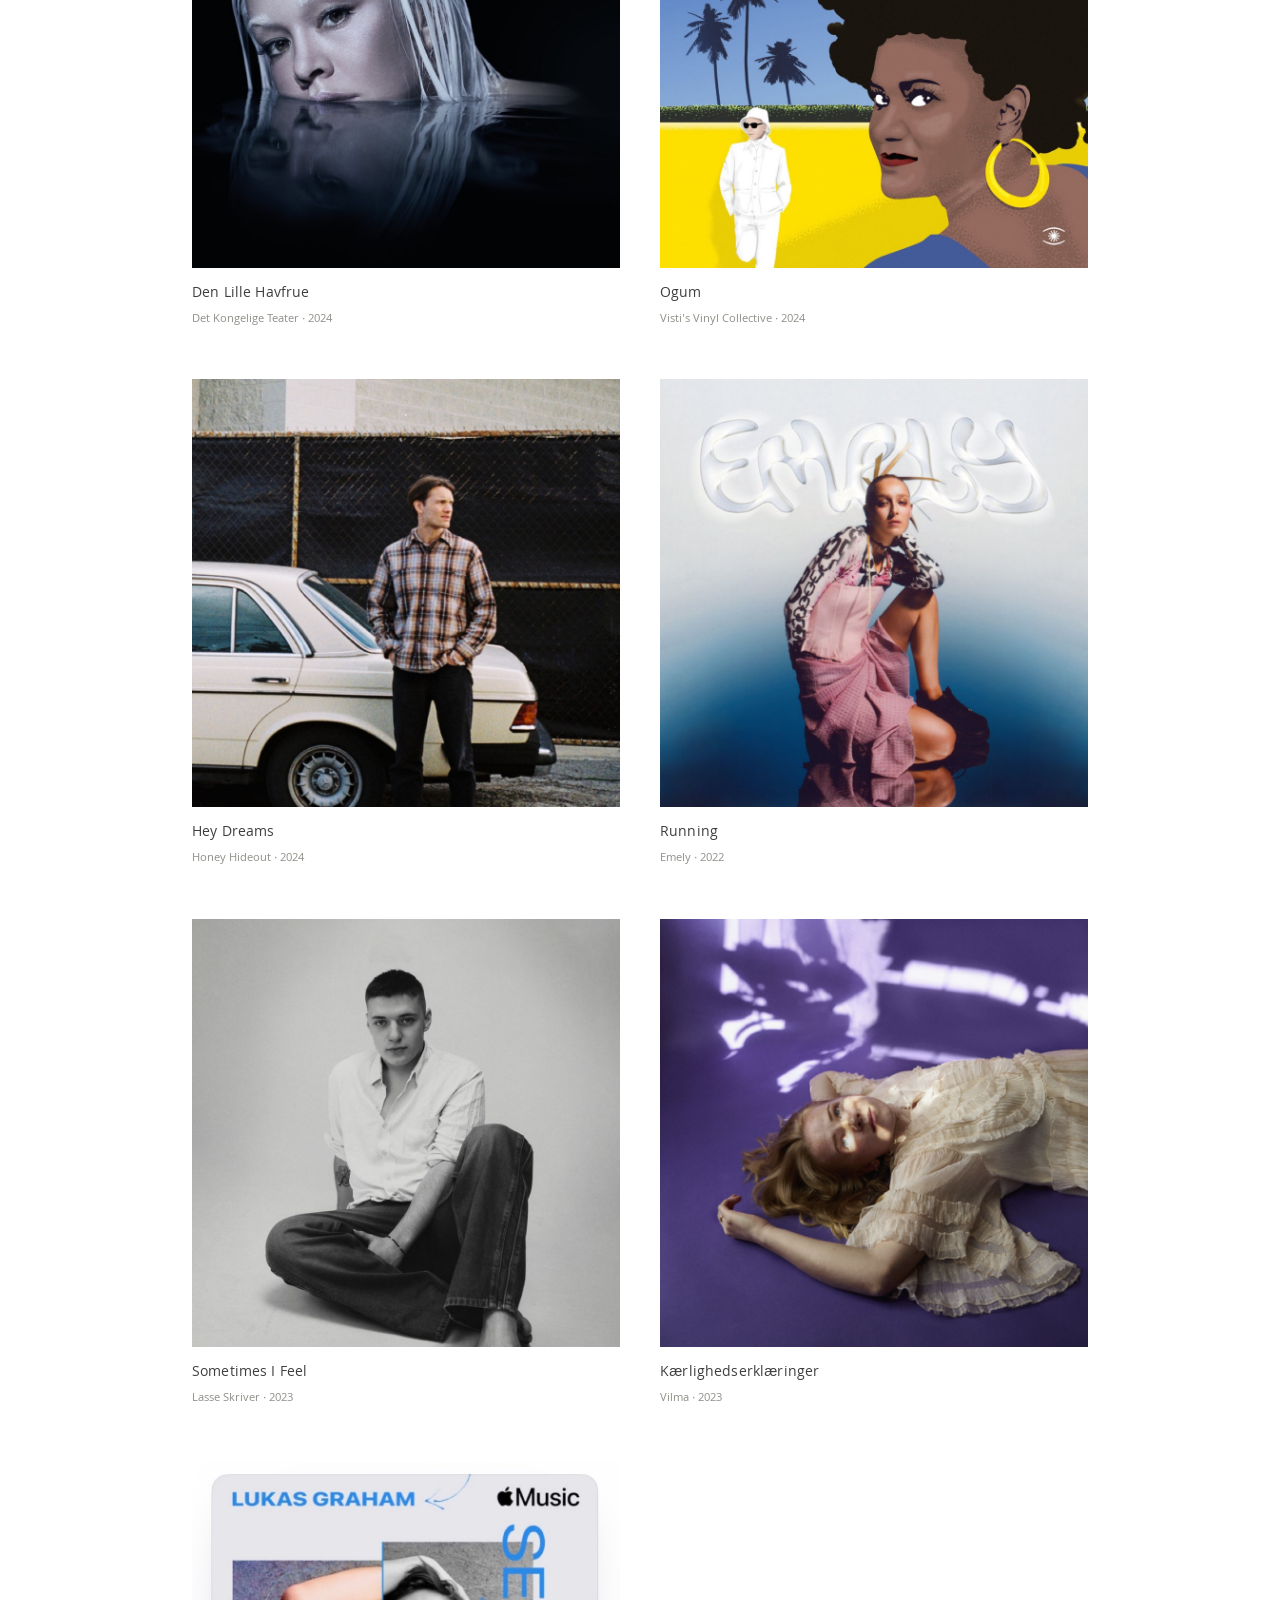
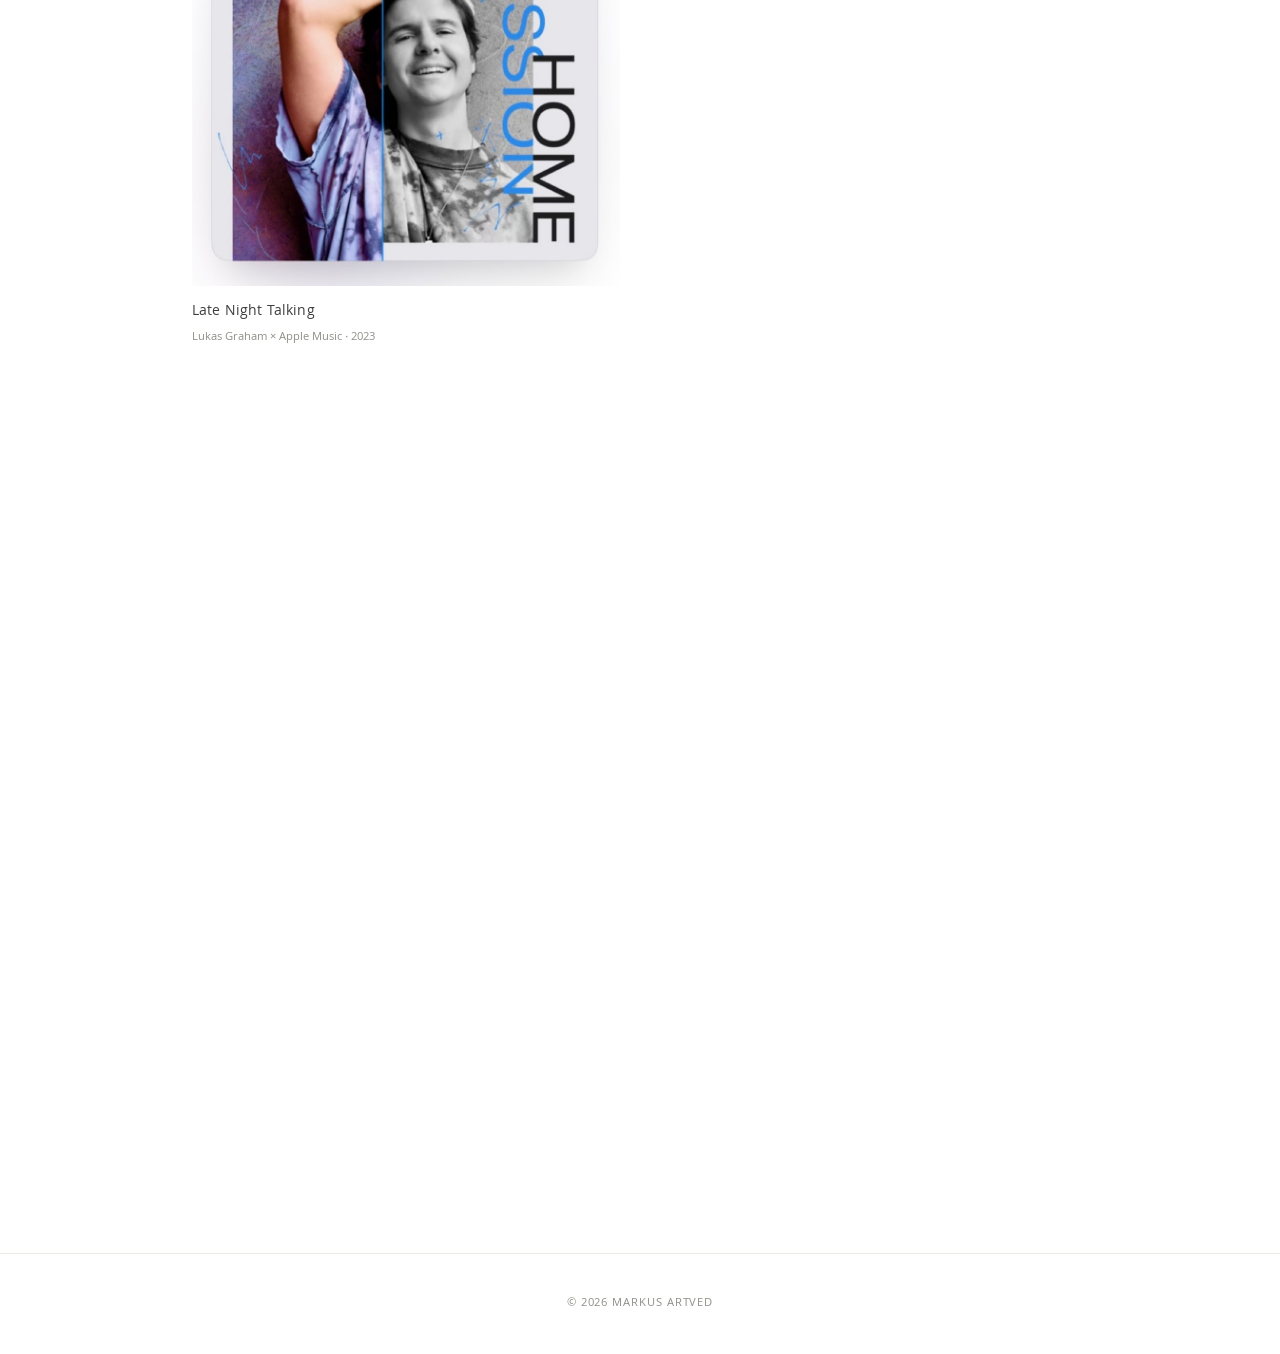
<file: music.html>
<!DOCTYPE html>
<html lang="en">
<head>
<meta charset="UTF-8">
<meta name="viewport" content="width=device-width, initial-scale=1.0">
<title>Music and Studio Work — Markus Artved</title>
<link rel="preconnect" href="https://fonts.googleapis.com">
<link rel="preconnect" href="https://fonts.gstatic.com" crossorigin>
<link href="https://fonts.googleapis.com/css2?family=Khula:wght@300;400;600;700&display=swap" rel="stylesheet">
<link rel="stylesheet" href="style.css">
</head>
<body>
<header class="site-header">
  <div class="wrap">
    <a class="logo" href="/">MARKUS ARTVED</a>
    <nav class="main-nav">
      <a href="/">About</a>
      <a href="music.html" aria-current="page">Music</a>
      <a href="studio.html">Studio</a>
      <a href="theatre.html">Theatre</a>
      <a href="contact.html">Contact</a>
      <a href="cv.html">CV</a>
    </nav>
  </div>
</header>

<main id="music-page">
  <div class="wrap">
    <section>
      <h1>Music and Studio Work</h1>
      <p class="lead">Selected production, songwriting, mixing and mastering credits.</p>
    </section>

    <section>
      <div class="releases-highlight">
        <a class="release-card" href="https://open.spotify.com/track/593vamaqTI9Bx2yf7x4F62" target="_blank" rel="noopener">
          <div class="cover"><img src="images/good-times.jpg" alt="Good Times cover art"><span class="role-overlay">Co-writer &amp; Vocal Producer</span></div><div class="meta"><p class="title">Good Times</p><p class="sub">Lukas Graham · 2026</p></div>
        </a>
        <a class="release-card" href="https://orcd.co/sweetspotep" target="_blank" rel="noopener">
          <div class="cover"><img src="images/sweetspot.jpg" alt="Sweetspot cover art"><span class="role-overlay">Producer, Co-writer, Mix &amp; Mastering</span></div><div class="meta"><p class="title">Sweetspot</p><p class="sub">Mikkel Harder · 2026</p></div>
        </a>
        <a class="release-card" href="https://open.spotify.com/album/1AOybuyxAGewUiiJc85qhs?si=8nEXZutgQkylU5DfLpnmlA" target="_blank" rel="noopener">
          <div class="cover"><img src="images/you-said-jump-and-i-flew.png" alt="You Said Jump… And I Flew cover art"><span class="role-overlay">Recording Engineer &amp; Keyboards</span></div><div class="meta"><p class="title">You Said Jump… And I Flew</p><p class="sub">Carlina de Place · 2026</p></div>
        </a>
        <a class="release-card" href="https://open.spotify.com/album/1pMHhe4WlERO69FvVOaB3y" target="_blank" rel="noopener">
          <div class="cover"><img src="images/pink-album.jpg" alt="Pink Album cover art"><span class="role-overlay">Co-writer &amp; Producer</span></div><div class="meta"><p class="title">By The Way</p><p class="sub">Lukas Graham (Pink Album) · 2023</p></div>
        </a>
        <a class="release-card" href="https://orcd.co/coffeeandsketches" target="_blank" rel="noopener">
          <div class="cover"><img src="images/coffee-and-sketches.jpg" alt="Coffee &amp; Sketches cover art"><span class="role-overlay">Co-writer, Producer, Mix &amp; Mastering</span></div><div class="meta"><p class="title">Coffee &amp; Sketches</p><p class="sub">Markus Artved &amp; Mikkel Riber · 2026</p></div>
        </a>
        <a class="release-card" href="https://open.spotify.com/album/5fUvvo0Ky766TGy6yXdqde" target="_blank" rel="noopener">
          <div class="cover"><img src="images/home-movies-mickey-guyton.jpg" alt="Home Movies cover art"><span class="role-overlay">Co-Producer</span></div><div class="meta"><p class="title">Home Movies</p><p class="sub">Lukas Graham feat. Mickey Guyton · 2023</p></div>
        </a>
        <a class="release-card" href="https://open.spotify.com/album/6KS6x04tiELgCBuyT9zidg" target="_blank" rel="noopener">
          <div class="cover"><img src="images/home-movies-acoustic.jpg" alt="Home Movies Acoustic cover art"><span class="role-overlay">Producer</span></div><div class="meta"><p class="title">Home Movies (Acoustic)</p><p class="sub">Lukas Graham · 2023</p></div>
        </a>
        <a class="release-card" href="https://open.spotify.com/album/3y0PJpDIo6R4nXFx5H9QJe" target="_blank" rel="noopener">
          <div class="cover"><img src="images/jytte-fra-markedting.jpg" alt="Sange Fra Jytte Fra Marketing cover art"><span class="role-overlay">Writer, Producer, Mix &amp; Mastering</span></div><div class="meta"><p class="title">Sange Fra Jytte Fra Marketing</p><p class="sub">2022</p></div>
        </a>
        <a class="release-card" href="https://open.spotify.com/track/0OG7ej5VCihK6y0wLH0HdT?si=20cd4f20a0564c6f" target="_blank" rel="noopener">
          <div class="cover"><img src="images/up-to-you.jpg" alt="Up To You cover art"><span class="role-overlay">Co-writer &amp; Co-Producer</span></div><div class="meta"><p class="title">Up To You</p><p class="sub">Visti's Vinyl Collective feat. Vinnie Who · 2026</p></div>
        </a>
        <a class="release-card" href="#" target="_blank" rel="noopener">
          <div class="cover"><img src="images/foam-alexander-grandjean.jpg" alt="Foam cover art"><span class="role-overlay">Co-Producer &amp; Stem-Mastering</span></div><div class="meta"><p class="title">Foam</p><p class="sub">Alexander Grandjean · 2025</p></div>
        </a>
        <a class="release-card" href="https://open.spotify.com/track/4NlZMh26pWn34TQ0luNEmj" target="_blank" rel="noopener">
          <div class="cover"><img src="images/all-of-it-all.jpg" alt="All Of It All cover art"><span class="role-overlay">Co-Producer</span></div><div class="meta"><p class="title">All Of It All</p><p class="sub">Lukas Graham · 2022</p></div>
        </a>
        <a class="release-card" href="https://open.spotify.com/track/2AwSDMPBkObCRmj6DbvCUO" target="_blank" rel="noopener">
          <div class="cover"><img src="images/insomnia-ayowa.jpg" alt="Insomnia cover art"><span class="role-overlay">Co-writer &amp; Producer</span></div><div class="meta"><p class="title">Insomnia</p><p class="sub">Ayowa · 2018</p></div>
        </a>
        <a class="release-card" href="https://open.spotify.com/track/6UD9MRC3FwEvr3lZ1dOXLS" target="_blank" rel="noopener">
          <div class="cover"><img src="images/young-love-betty-bass.jpg" alt="Young Love cover art"><span class="role-overlay">Co-writer &amp; Co-Producer</span></div><div class="meta"><p class="title">Young Love</p><p class="sub">Betty Bass · 2021</p></div>
        </a>
        <a class="release-card" href="https://open.spotify.com/track/2PJHLF8aVy4kMU2OUSPULs" target="_blank" rel="noopener">
          <div class="cover"><img src="images/no-hearts-malu.jpg" alt="No Hearts cover art"><span class="role-overlay">Co-writer &amp; Co-Producer</span></div><div class="meta"><p class="title">No Hearts</p><p class="sub">MALU · 2021</p></div>
        </a>
        <a class="release-card" href="#" target="_blank" rel="noopener">
          <div class="cover"><img src="images/kevin-eagle-oliver.jpg" alt="Kevin Eagle Oliver cover art"><span class="role-overlay">Co-Producer, Co-Mix &amp; Co-Mastering</span></div><div class="meta"><p class="title">Kevin Eagle Oliver</p><p class="sub">2021</p></div>
        </a>
        <a class="release-card" href="https://open.spotify.com/album/2xIALhsfU8Dw4NvBwlufcN" target="_blank" rel="noopener">
          <div class="cover"><img src="images/stallion-sonny-pablo.jpg" alt="Stallion cover art"><span class="role-overlay">Writer, Producer &amp; Mix</span></div><div class="meta"><p class="title">Stallion</p><p class="sub">Sonny Pablo · 2018</p></div>
        </a>
        <a class="release-card" href="https://open.spotify.com/album/2irWuE4CCEKZ572DSp2Sxj" target="_blank" rel="noopener">
          <div class="cover"><img src="images/udkig-red-gazelle.jpg" alt="Udkig cover art"><span class="role-overlay">Mix &amp; Mastering</span></div><div class="meta"><p class="title">Udkig</p><p class="sub">Red Gazelle Trio · 2018</p></div>
        </a>
        <a class="release-card" href="https://open.spotify.com/album/4u9AIesNytIStzyNoIl1fb?si=noHTb0MnTK6PRJp2fs3ziw" target="_blank" rel="noopener">
          <div class="cover"><img src="images/in-spe-hanne.jpg" alt="In Spe cover art"><span class="role-overlay">Mix &amp; Mastering</span></div><div class="meta"><p class="title">In Spe</p><p class="sub">Hanne · 2026</p></div>
        </a>
        <a class="release-card" href="https://open.spotify.com/track/6D7lXE0J8loFM3RVKB6U6D" target="_blank" rel="noopener">
          <div class="cover"><img src="images/too-much-of-a-romantic.jpg" alt="Too Much Of A Romantic cover art"><span class="role-overlay">Co-writer &amp; Producer</span></div><div class="meta"><p class="title">Too Much Of A Romantic</p><p class="sub">Emely · 2022</p></div>
        </a>
        <a class="release-card" href="https://open.spotify.com/album/5hN5xp294B7FIxweoKo97a" target="_blank" rel="noopener">
          <div class="cover"><img src="images/wish-you-were-here.jpg" alt="Wish You Were Here cover art"><span class="role-overlay">Producer</span></div><div class="meta"><p class="title">Wish You Were Here</p><p class="sub">Lukas Graham feat. Khalid · 2022</p></div>
        </a>
        <a class="release-card" href="https://open.spotify.com/album/2GNNL0Hj1qNcIgWZ9WBJaq?si=QLjD4BHURranlD63x2kpjw" target="_blank" rel="noopener">
          <div class="cover"><img src="images/alice-i-underlandet.jpg" alt="Alice I Underlandet cover art"><span class="role-overlay">Writer, Producer, Mix &amp; Mastering</span></div><div class="meta"><p class="title">Alice I Underlandet</p><p class="sub">Malmö Stadsteater · 2024</p></div>
        </a>
        <a class="release-card" href="#" target="_blank" rel="noopener">
          <div class="cover"><img src="images/on-a-human-level-red-gazelle.jpg" alt="On A Human Level cover art"><span class="role-overlay">Stem-Mastering</span></div><div class="meta"><p class="title">On A Human Level</p><p class="sub">Red Gazelle · 2024</p></div>
        </a>
        <a class="release-card" href="https://orcd.co/lillehavfrue" target="_blank" rel="noopener">
          <div class="cover"><img src="images/den-lille-havfrue.jpg" alt="Den Lille Havfrue cover art"><span class="role-overlay">Writer, Producer, Mix &amp; Mastering</span></div><div class="meta"><p class="title">Den Lille Havfrue</p><p class="sub">Det Kongelige Teater · 2024</p></div>
        </a>
        <a class="release-card" href="https://open.spotify.com/track/3y1t8EIGFQkSiDOQu0nqMm" target="_blank" rel="noopener">
          <div class="cover"><img src="images/ogum.jpg" alt="Ogum cover art"><span class="role-overlay">Co-writer, Producer &amp; Mix</span></div><div class="meta"><p class="title">Ogum</p><p class="sub">Visti's Vinyl Collective · 2024</p></div>
        </a>
        <a class="release-card" href="https://orcd.co/heydreams" target="_blank" rel="noopener">
          <div class="cover"><img src="images/hey-dreams.jpg" alt="Hey Dreams cover art"><span class="role-overlay">Writer, Producer &amp; Mix</span></div><div class="meta"><p class="title">Hey Dreams</p><p class="sub">Honey Hideout · 2024</p></div>
        </a>
        <a class="release-card" href="https://open.spotify.com/track/5UfCrfBhM3muIa9HThMGc0" target="_blank" rel="noopener">
          <div class="cover"><img src="images/running-emely.jpg" alt="Running cover art"><span class="role-overlay">Co-writer &amp; Producer</span></div><div class="meta"><p class="title">Running</p><p class="sub">Emely · 2022</p></div>
        </a>
        <a class="release-card" href="https://open.spotify.com/album/2xIALhsfU8Dw4NvBwlufcN" target="_blank" rel="noopener">
          <div class="cover"><img src="images/sometimes-i-feel.jpg" alt="Sometimes I Feel cover art"><span class="role-overlay">Co-writer &amp; Producer</span></div><div class="meta"><p class="title">Sometimes I Feel</p><p class="sub">Lasse Skriver · 2023</p></div>
        </a>
        <a class="release-card" href="#" target="_blank" rel="noopener">
          <div class="cover"><img src="images/kaerlighedserklaeringer.png" alt="Kærlighedserklæringer cover art"><span class="role-overlay">Co-Producer &amp; Mix</span></div><div class="meta"><p class="title">Kærlighedserklæringer</p><p class="sub">Vilma · 2023</p></div>
        </a>
        <a class="release-card" href="https://music.apple.com/dk/album/late-night-talking/1662363990" target="_blank" rel="noopener">
          <div class="cover"><img src="images/late-night-talking.jpg" alt="Late Night Talking cover art"><span class="role-overlay">Producer</span></div><div class="meta"><p class="title">Late Night Talking</p><p class="sub">Lukas Graham × Apple Music · 2023</p></div>
        </a>
      </div>
    </section>

    <section>
      <div class="spotify-embed">
        <iframe style="border-radius: 12px;" src="https://open.spotify.com/embed/playlist/5kpQtMz0EmUYdvkcK57PYb?utm_source=generator" width="100%" height="660" frameborder="0" allowfullscreen="" allow="autoplay; clipboard-write; encrypted-media; fullscreen; picture-in-picture" loading="lazy"></iframe>
      </div>
    </section>
  </div>
</main>

<footer>
  <div class="wrap">&copy; <span id="year"></span> Markus Artved</div>
</footer>
<script>document.getElementById('year').textContent = new Date().getFullYear();</script>
</body>
</html>
</file>
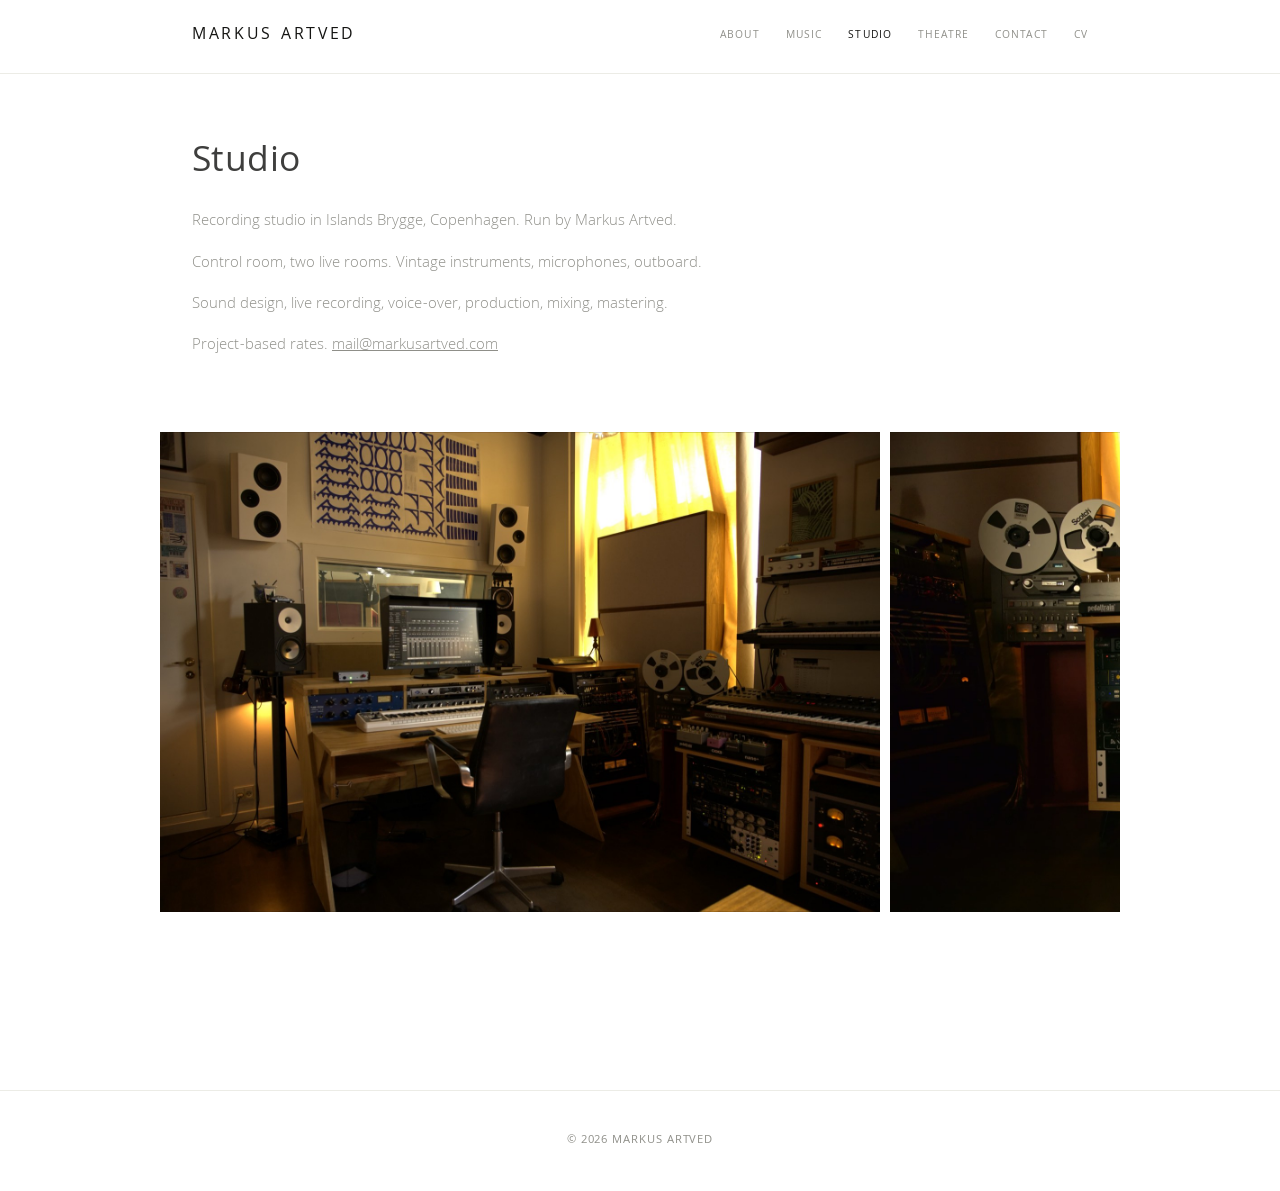
<file: studio.html>
<!DOCTYPE html>
<html lang="en">
<head>
<meta charset="UTF-8">
<meta name="viewport" content="width=device-width, initial-scale=1.0">
<title>Studio — Markus Artved</title>
<meta name="description" content="Recording studio in Islands Brygge, Copenhagen. Run by Markus Artved.">
<link rel="preconnect" href="https://fonts.googleapis.com">
<link rel="preconnect" href="https://fonts.gstatic.com" crossorigin>
<link href="https://fonts.googleapis.com/css2?family=Khula:wght@300;400;600;700&display=swap" rel="stylesheet">
<link rel="stylesheet" href="style.css">
</head>
<body>
<header class="site-header">
  <div class="wrap">
    <a class="logo" href="/">MARKUS ARTVED</a>
    <nav class="main-nav">
      <a href="/">About</a>
      <a href="music.html">Music</a>
      <a href="studio.html" aria-current="page">Studio</a>
      <a href="theatre.html">Theatre</a>
      <a href="contact.html">Contact</a>
      <a href="cv.html">CV</a>
    </nav>
  </div>
</header>

<main id="studio-page">
  <div class="wrap">
    <section>
      <h1>Studio</h1>
      <p class="lead">Recording studio in Islands Brygge, Copenhagen. Run by Markus Artved.</p>
      <p class="lead">Control room, two live rooms. Vintage instruments, microphones, outboard.</p>
      <p class="lead">Sound design, live recording, voice-over, production, mixing, mastering.</p>
      <p class="lead">Project-based rates. <a href="mailto:mail@markusartved.com">mail@markusartved.com</a></p>
    </section>

    <section>
      <div class="gallery">
        <img src="images/studio/studio-01.jpg" alt="Studio photo">
        <img src="images/studio/studio-02.jpg" alt="Studio photo">
        <img src="images/studio/studio-03.jpg" alt="Studio photo">
        <img src="images/studio/studio-04.jpg" alt="Studio photo">
        <img src="images/studio/studio-05.jpg" alt="Studio photo">
        <img src="images/studio/studio-06.jpg" alt="Studio photo">
        <img src="images/studio/studio-07.jpg" alt="Studio photo">
        <img src="images/studio/studio-08.jpg" alt="Studio photo">
        <img src="images/studio/studio-09.jpg" alt="Studio photo">
        <img src="images/studio/studio-10.jpg" alt="Studio photo">
        <img src="images/studio/studio-11.jpg" alt="Studio photo">
      </div>
    </section>
  </div>
</main>

<footer>
  <div class="wrap">&copy; <span id="year"></span> Markus Artved</div>
</footer>
<script>document.getElementById('year').textContent = new Date().getFullYear();</script>
</body>
</html>
</file>
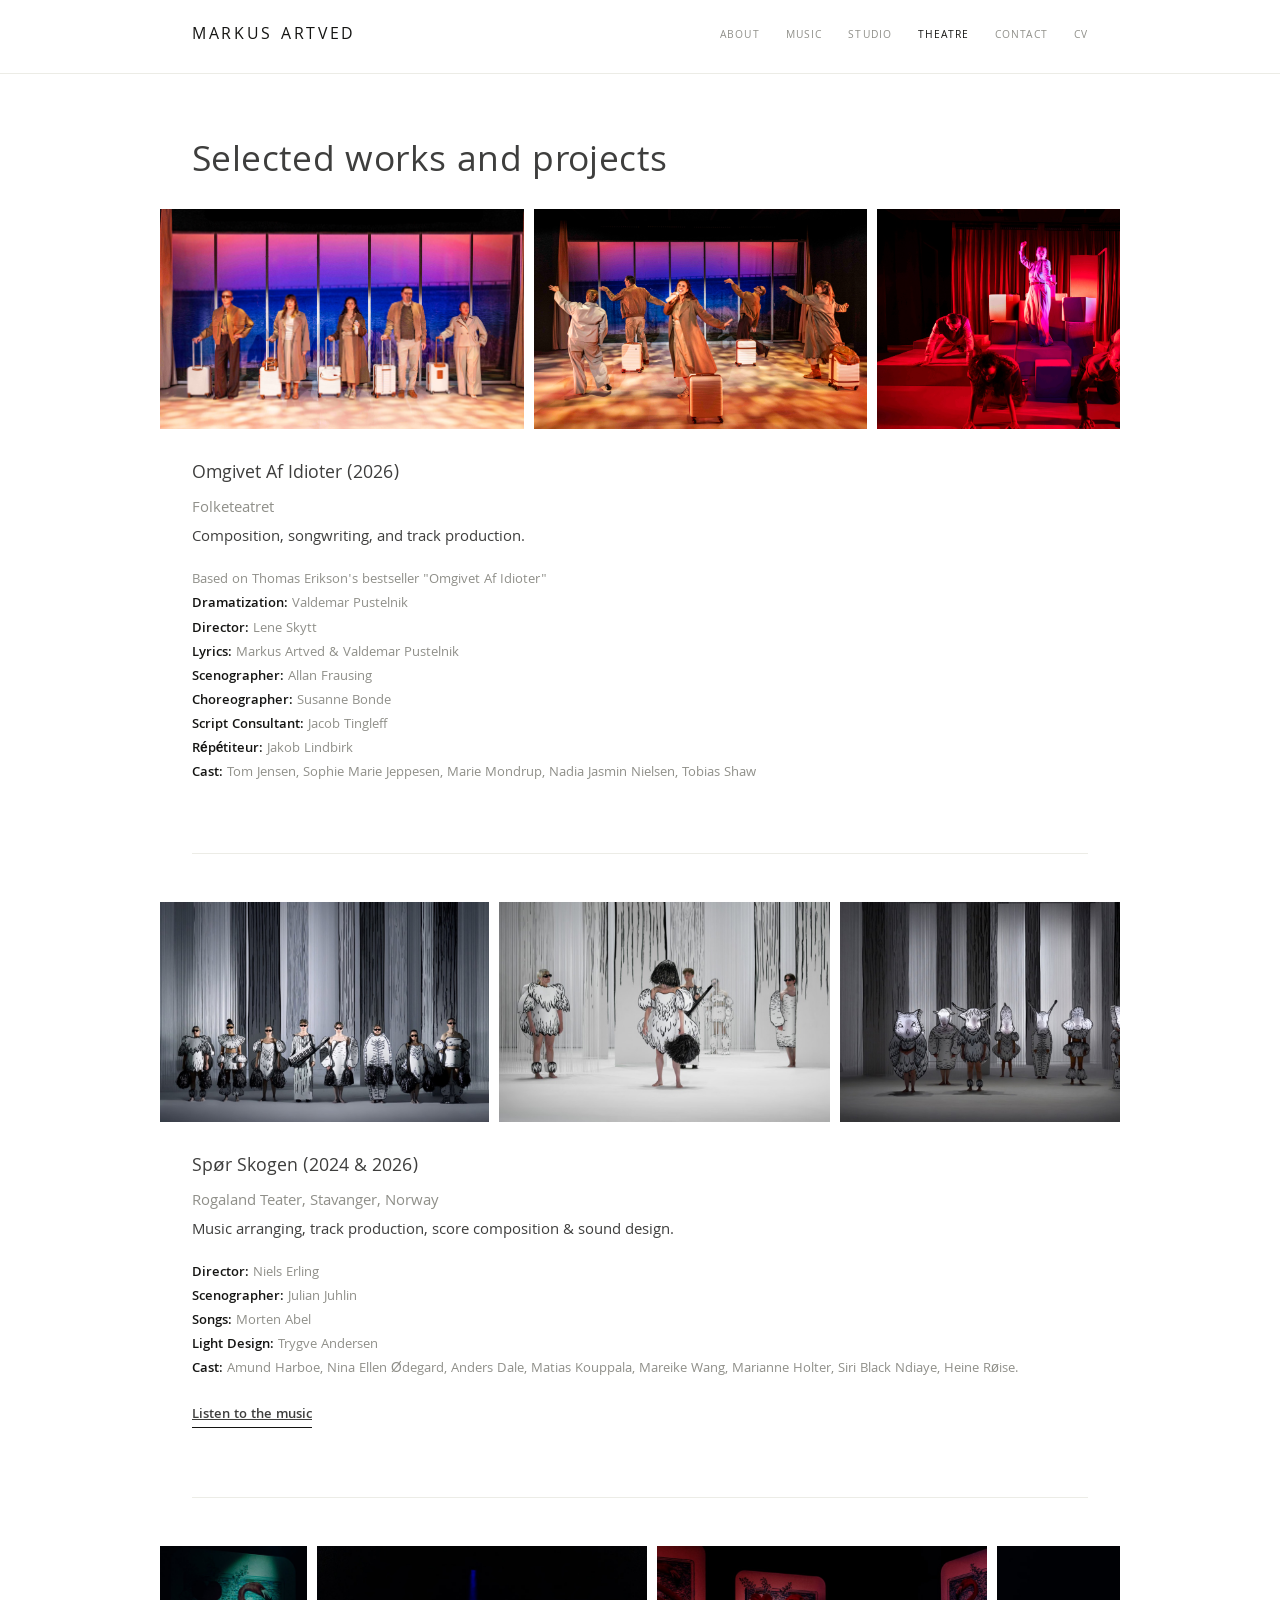
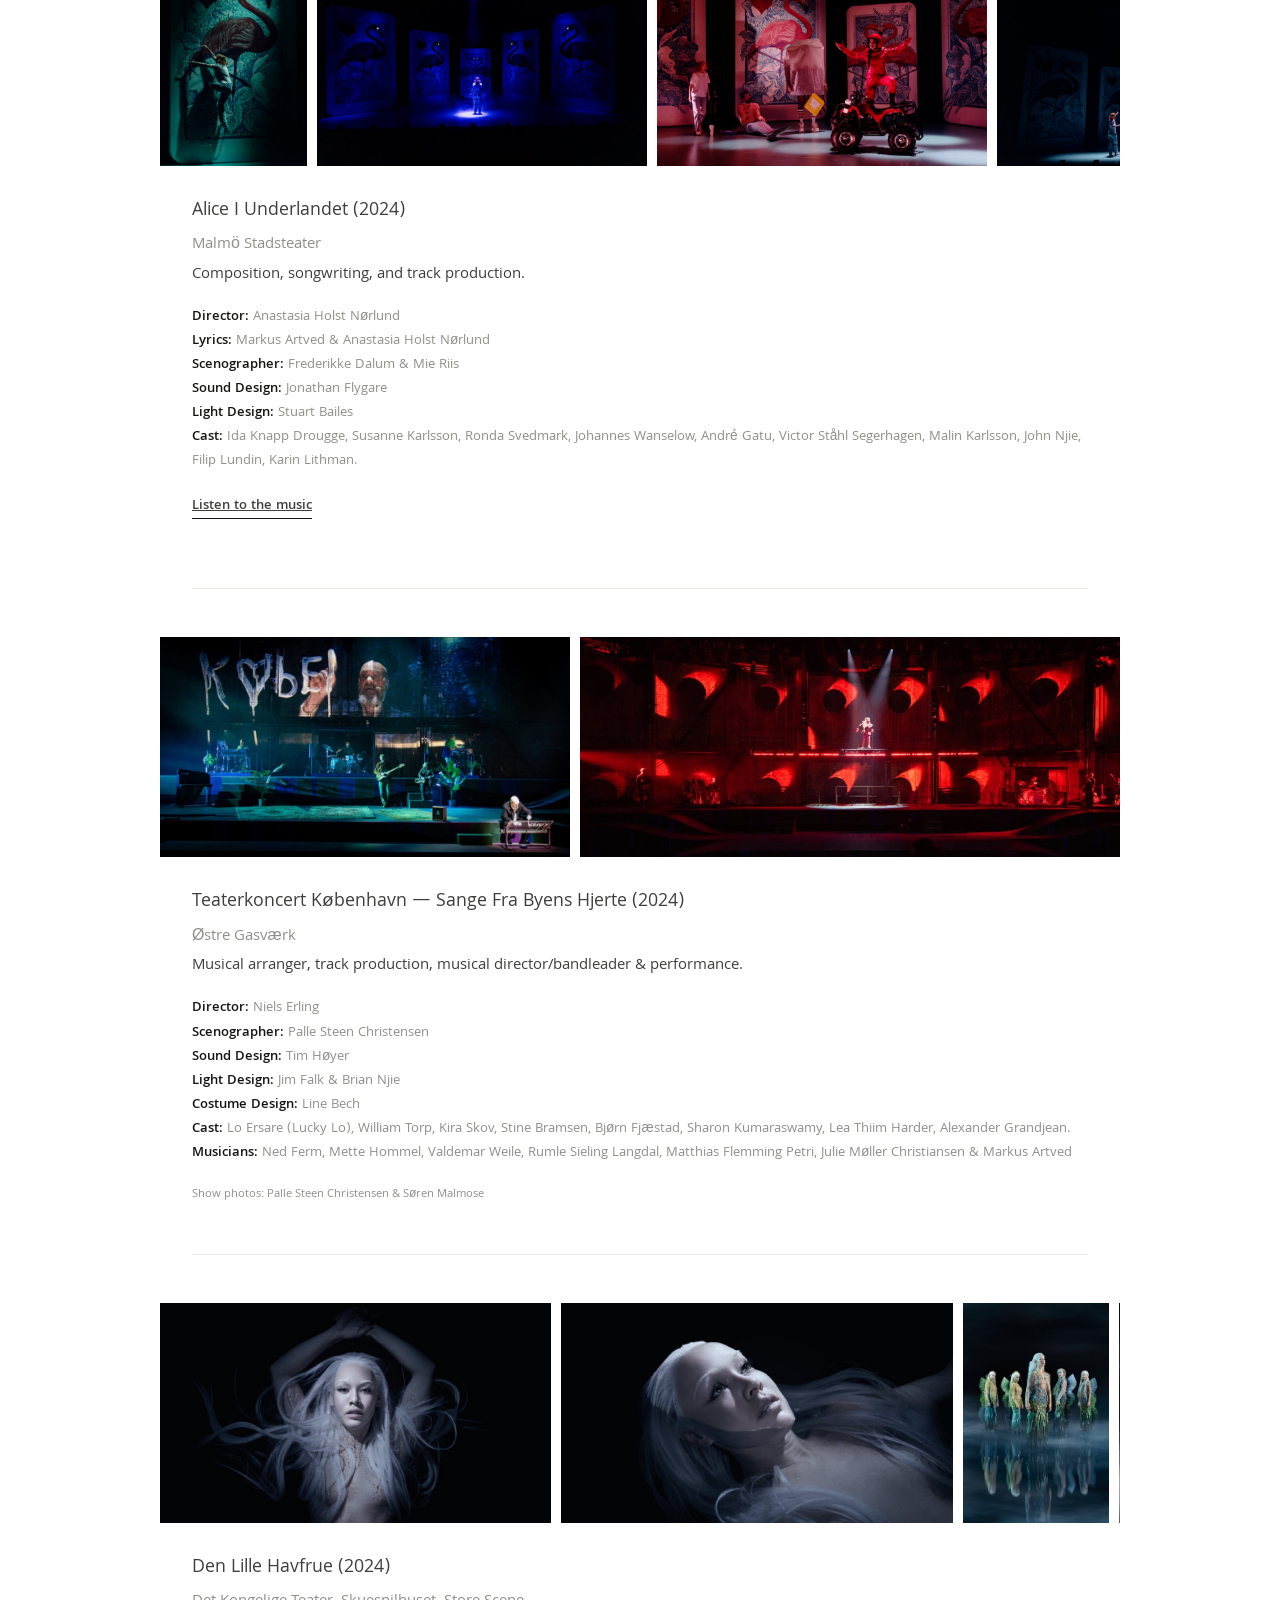
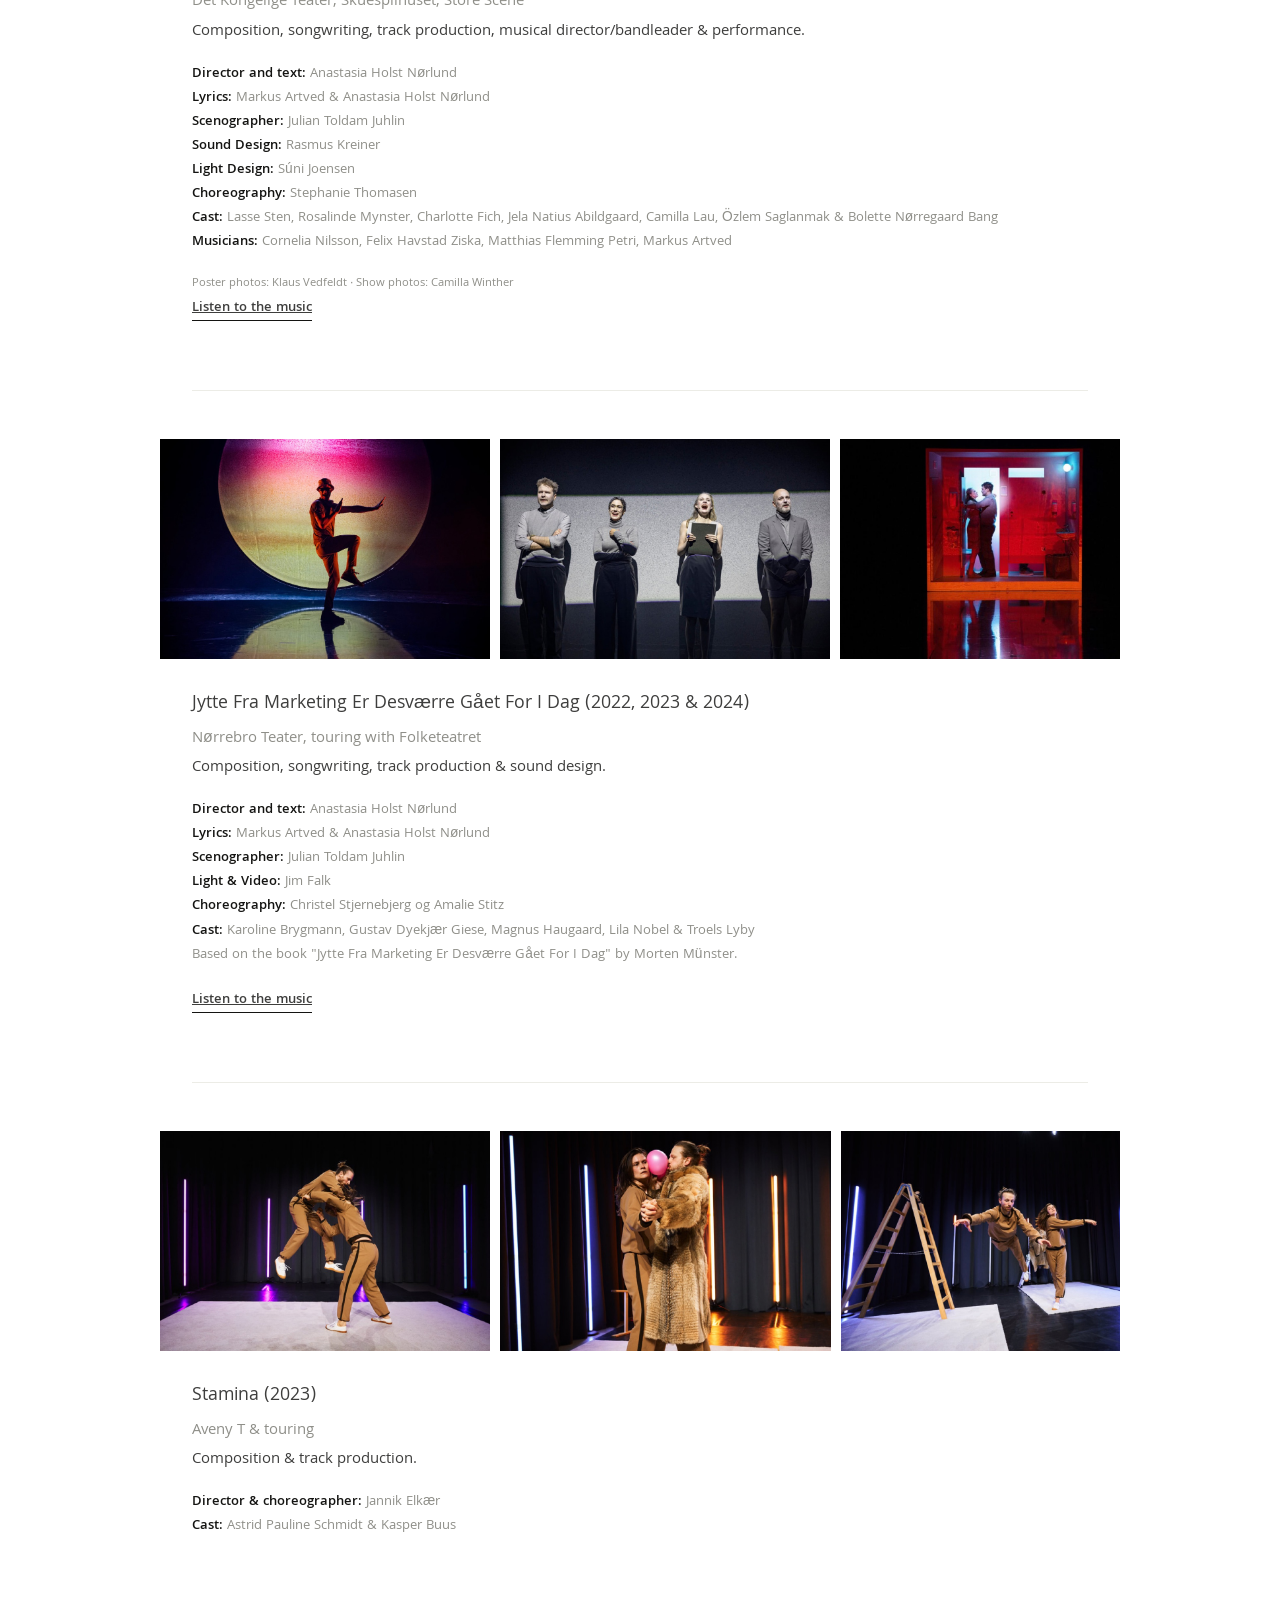
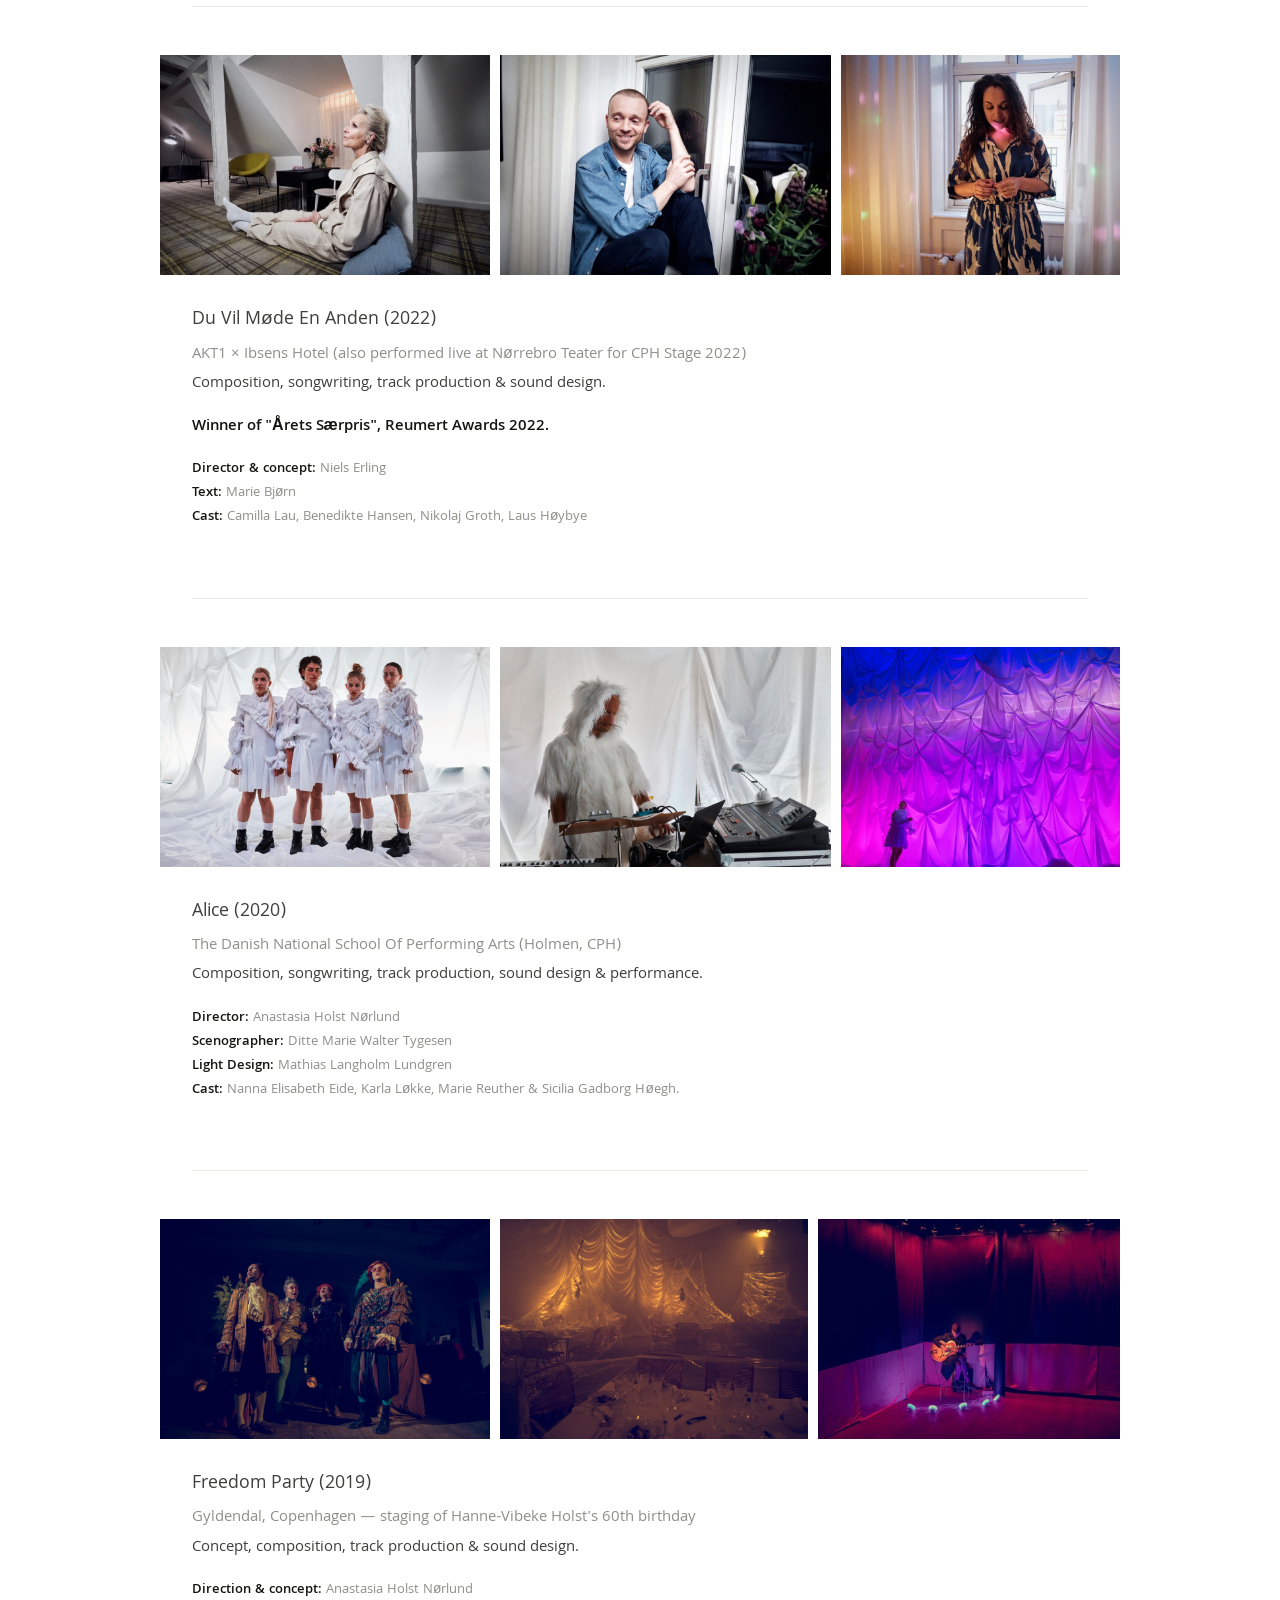
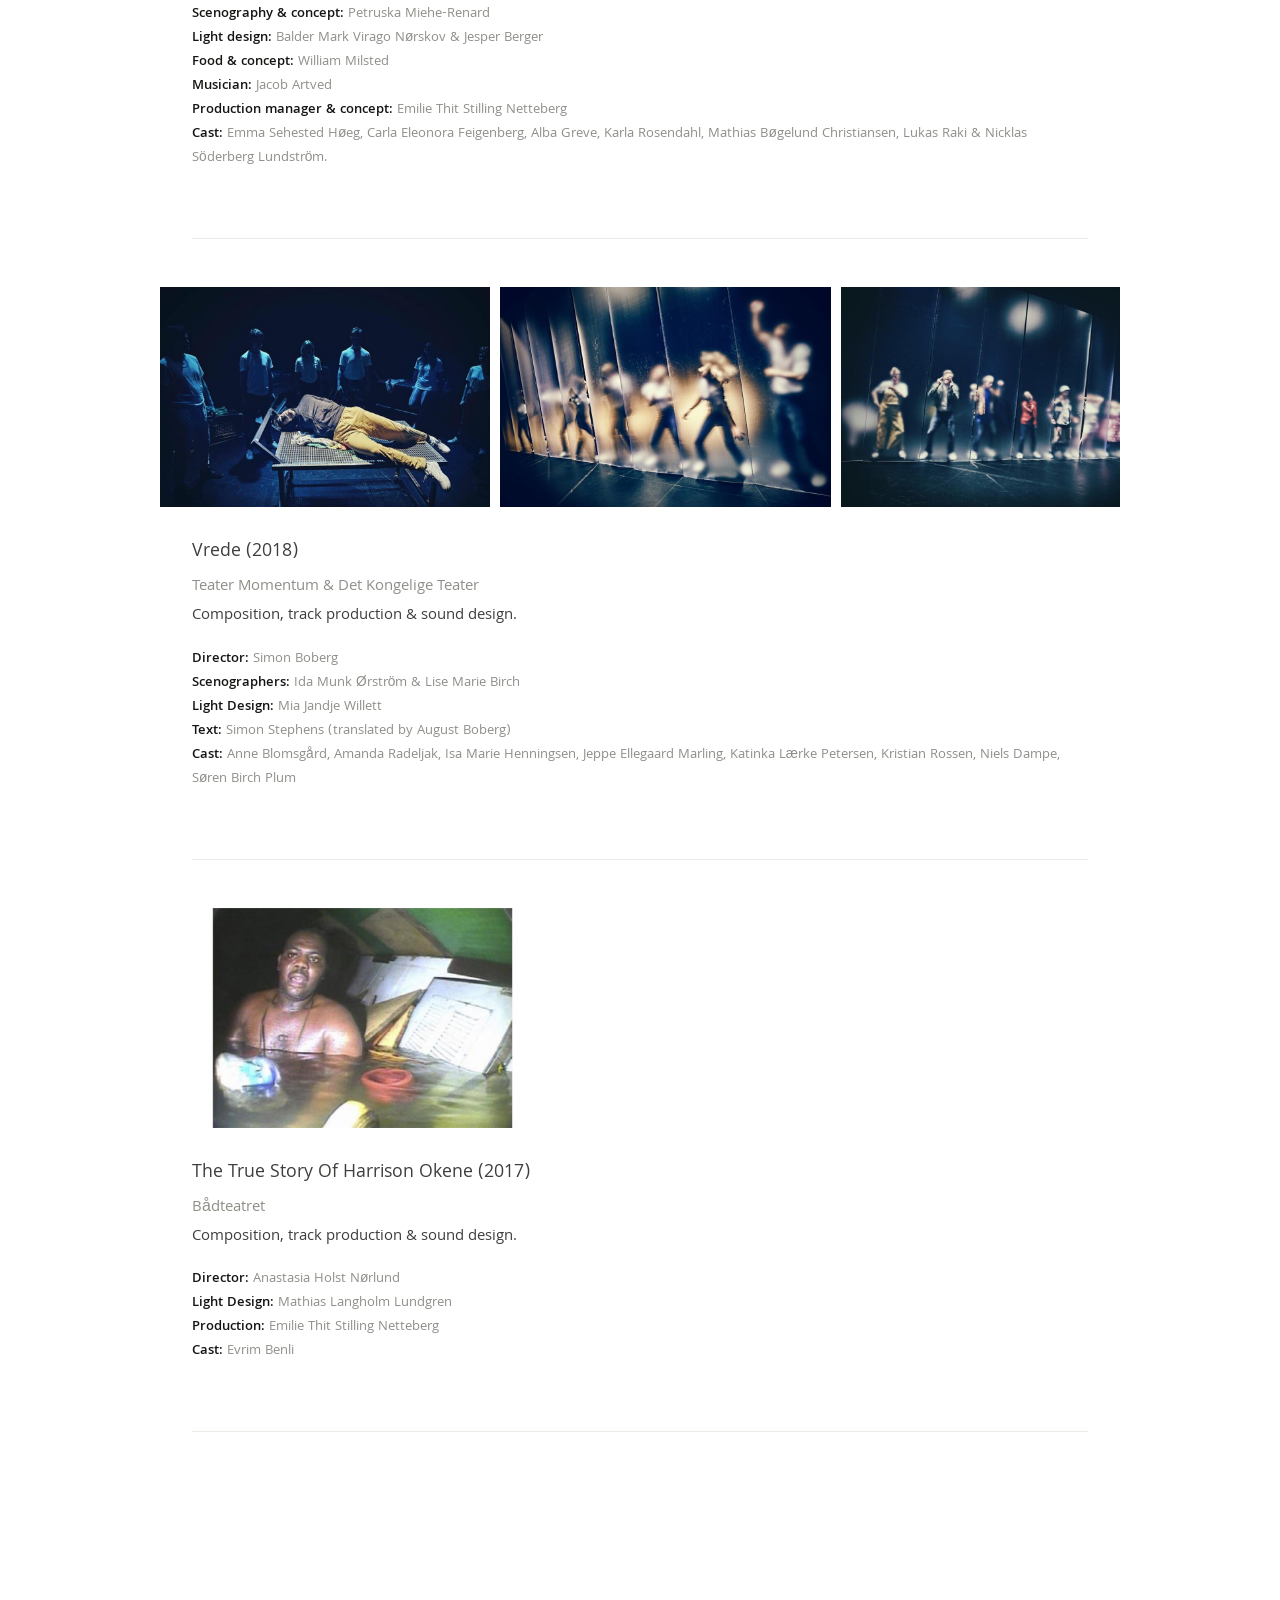
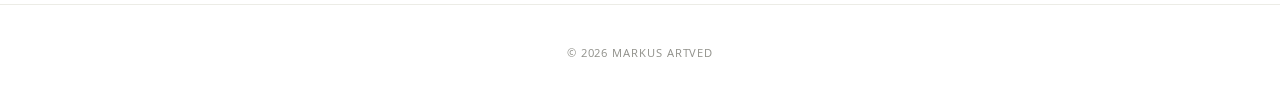
<file: theatre.html>
<!DOCTYPE html>
<html lang="en">
<head>
<meta charset="UTF-8">
<meta name="viewport" content="width=device-width, initial-scale=1.0">
<title>Theatre — Markus Artved</title>
<link rel="preconnect" href="https://fonts.googleapis.com">
<link rel="preconnect" href="https://fonts.gstatic.com" crossorigin>
<link href="https://fonts.googleapis.com/css2?family=Khula:wght@300;400;600;700&display=swap" rel="stylesheet">
<link rel="stylesheet" href="style.css">
</head>
<body>
<header class="site-header">
  <div class="wrap">
    <a class="logo" href="/">MARKUS ARTVED</a>
    <nav class="main-nav">
      <a href="/">About</a>
      <a href="music.html">Music</a>
      <a href="studio.html">Studio</a>
      <a href="theatre.html" aria-current="page">Theatre</a>
      <a href="contact.html">Contact</a>
      <a href="cv.html">CV</a>
    </nav>
  </div>
</header>

<main>
  <div class="wrap">
    <section>
      <h1>Selected works and projects</h1>

      <div class="production">
        <div class="gallery">
          <img src="images/theatre/omgivetafidioter-1.jpg" alt="Omgivet Af Idioter production photo">
          <img src="images/theatre/omgivetafidioter-2.jpg" alt="Omgivet Af Idioter production photo">
          <img src="images/theatre/omgivetafidioter-3.jpg" alt="Omgivet Af Idioter production photo">
          <img src="images/theatre/omgivetafidioter-4.jpg" alt="Omgivet Af Idioter production photo">
          <img src="images/theatre/omgivetafidioter-5.jpg" alt="Omgivet Af Idioter production photo">
          <img src="images/theatre/omgivetafidioter-6.jpg" alt="Omgivet Af Idioter production photo">
          <img src="images/theatre/omgivetafidioter-7.jpg" alt="Omgivet Af Idioter production photo">
          <img src="images/theatre/omgivetafidioter-8.jpg" alt="Omgivet Af Idioter production photo">
        </div>
        <h3>Omgivet Af Idioter (2026)</h3>
        <p class="venue">Folketeatret</p>
        <p class="role">Composition, songwriting, and track production.</p>
        <p class="credits">
          Based on Thomas Erikson's bestseller "Omgivet Af Idioter"<br>
          <strong>Dramatization:</strong> Valdemar Pustelnik<br>
          <strong>Director:</strong> Lene Skytt<br>
          <strong>Lyrics:</strong> Markus Artved &amp; Valdemar Pustelnik<br>
          <strong>Scenographer:</strong> Allan Frausing<br>
          <strong>Choreographer:</strong> Susanne Bonde<br>
          <strong>Script Consultant:</strong> Jacob Tingleff<br>
          <strong>Répétiteur:</strong> Jakob Lindbirk<br>
          <strong>Cast:</strong> Tom Jensen, Sophie Marie Jeppesen, Marie Mondrup, Nadia Jasmin Nielsen, Tobias Shaw
        </p>
      </div>

      <div class="production">
        <div class="gallery">
          <img src="images/theatre/sporskogen-1.jpg" alt="Spør Skogen production photo">
          <img src="images/theatre/sporskogen-2.jpg" alt="Spør Skogen production photo">
          <img src="images/theatre/sporskogen-3.jpg" alt="Spør Skogen production photo">
          <img src="images/theatre/sporskogen-4.jpg" alt="Spør Skogen production photo">
          <img src="images/theatre/sporskogen-5.jpg" alt="Spør Skogen production photo">
          <img src="images/theatre/sporskogen-6.jpg" alt="Spør Skogen production photo">
          <img src="images/theatre/sporskogen-7.jpg" alt="Spør Skogen production photo">
          <img src="images/theatre/sporskogen-8.jpg" alt="Spør Skogen production photo">
        </div>
        <h3>Spør Skogen (2024 &amp; 2026)</h3>
        <p class="venue">Rogaland Teater, Stavanger, Norway</p>
        <p class="role">Music arranging, track production, score composition &amp; sound design.</p>
        <p class="credits">
          <strong>Director:</strong> Niels Erling<br>
          <strong>Scenographer:</strong> Julian Juhlin<br>
          <strong>Songs:</strong> Morten Abel<br>
          <strong>Light Design:</strong> Trygve Andersen<br>
          <strong>Cast:</strong> Amund Harboe, Nina Ellen Ødegard, Anders Dale, Matias Kouppala, Mareike Wang, Marianne Holter, Siri Black Ndiaye, Heine Røise.
        </p>
        <p class="listen"><a href="https://open.spotify.com/track/0VTWuA2BQ2fvMjCkHF3k9L?si=892781a64cc94160" target="_blank" rel="noopener">Listen to the music</a></p>
      </div>

      <div class="production">
        <div class="gallery">
          <img src="images/theatre/aliceunderlandet-1.jpg" alt="Alice I Underlandet production photo">
          <img src="images/theatre/aliceunderlandet-2.jpg" alt="Alice I Underlandet production photo">
          <img src="images/theatre/aliceunderlandet-3.jpg" alt="Alice I Underlandet production photo">
          <img src="images/theatre/aliceunderlandet-4.jpg" alt="Alice I Underlandet production photo">
          <img src="images/theatre/aliceunderlandet-5.jpg" alt="Alice I Underlandet production photo">
          <img src="images/theatre/aliceunderlandet-6.jpg" alt="Alice I Underlandet production photo">
          <img src="images/theatre/aliceunderlandet-7.jpg" alt="Alice I Underlandet production photo">
          <img src="images/theatre/aliceunderlandet-8.jpg" alt="Alice I Underlandet production photo">
        </div>
        <h3>Alice I Underlandet (2024)</h3>
        <p class="venue">Malmö Stadsteater</p>
        <p class="role">Composition, songwriting, and track production.</p>
        <p class="credits">
          <strong>Director:</strong> Anastasia Holst Nørlund<br>
          <strong>Lyrics:</strong> Markus Artved &amp; Anastasia Holst Nørlund<br>
          <strong>Scenographer:</strong> Frederikke Dalum &amp; Mie Riis<br>
          <strong>Sound Design:</strong> Jonathan Flygare<br>
          <strong>Light Design:</strong> Stuart Bailes<br>
          <strong>Cast:</strong> Ida Knapp Drougge, Susanne Karlsson, Ronda Svedmark, Johannes Wanselow, André Gatu, Victor Ståhl Segerhagen, Malin Karlsson, John Njie, Filip Lundin, Karin Lithman.
        </p>
        <p class="listen"><a href="https://open.spotify.com/album/2GNNL0Hj1qNcIgWZ9WBJaq?si=QLjD4BHURranlD63x2kpjw" target="_blank" rel="noopener">Listen to the music</a></p>
      </div>

      <div class="production">
        <div class="gallery">
          <img src="images/theatre/teaterkoncert-1.jpg" alt="Teaterkoncert København production photo">
          <img src="images/theatre/teaterkoncert-2.jpg" alt="Teaterkoncert København production photo">
          <img src="images/theatre/teaterkoncert-3.jpg" alt="Teaterkoncert København production photo">
          <img src="images/theatre/teaterkoncert-4.jpg" alt="Teaterkoncert København production photo">
          <img src="images/theatre/teaterkoncert-5.jpg" alt="Teaterkoncert København production photo">
          <img src="images/theatre/teaterkoncert-6.jpg" alt="Teaterkoncert København production photo">
          <img src="images/theatre/teaterkoncert-7.jpg" alt="Teaterkoncert København production photo">
          <img src="images/theatre/teaterkoncert-8.jpg" alt="Teaterkoncert København production photo">
          <img src="images/theatre/teaterkoncert-9.jpg" alt="Teaterkoncert København production photo">
          <img src="images/theatre/teaterkoncert-10.jpg" alt="Teaterkoncert København production photo">
          <img src="images/theatre/teaterkoncert-11.jpg" alt="Teaterkoncert København production photo">
          <img src="images/theatre/teaterkoncert-12.jpg" alt="Teaterkoncert København production photo">
        </div>
        <h3>Teaterkoncert København — Sange Fra Byens Hjerte (2024)</h3>
        <p class="venue">Østre Gasværk</p>
        <p class="role">Musical arranger, track production, musical director/bandleader &amp; performance.</p>
        <p class="credits">
          <strong>Director:</strong> Niels Erling<br>
          <strong>Scenographer:</strong> Palle Steen Christensen<br>
          <strong>Sound Design:</strong> Tim Høyer<br>
          <strong>Light Design:</strong> Jim Falk &amp; Brian Njie<br>
          <strong>Costume Design:</strong> Line Bech<br>
          <strong>Cast:</strong> Lo Ersare (Lucky Lo), William Torp, Kira Skov, Stine Bramsen, Bjørn Fjæstad, Sharon Kumaraswamy, Lea Thiim Harder, Alexander Grandjean.<br>
          <strong>Musicians:</strong> Ned Ferm, Mette Hommel, Valdemar Weile, Rumle Sieling Langdal, Matthias Flemming Petri, Julie Møller Christiansen &amp; Markus Artved
        </p>
        <p class="photo-credit">Show photos: Palle Steen Christensen &amp; Søren Malmose</p>
      </div>

      <div class="production">
        <div class="gallery">
          <img src="images/theatre/dlh-1.jpeg" alt="Den Lille Havfrue production photo">
          <img src="images/theatre/dlh-2.jpeg" alt="Den Lille Havfrue production photo">
          <img src="images/theatre/dlh-3.jpg" alt="Den Lille Havfrue production photo">
          <img src="images/theatre/dlh-4.jpg" alt="Den Lille Havfrue production photo">
          <img src="images/theatre/dlh-5.jpg" alt="Den Lille Havfrue production photo">
          <img src="images/theatre/dlh-6.jpg" alt="Den Lille Havfrue production photo">
          <img src="images/theatre/dlh-7.jpg" alt="Den Lille Havfrue production photo">
          <img src="images/theatre/dlh-8.jpg" alt="Den Lille Havfrue production photo">
          <img src="images/theatre/dlh-9.jpg" alt="Den Lille Havfrue production photo">
          <img src="images/theatre/dlh-10.jpg" alt="Den Lille Havfrue production photo">
        </div>
        <h3>Den Lille Havfrue (2024)</h3>
        <p class="venue">Det Kongelige Teater, Skuespilhuset, Store Scene</p>
        <p class="role">Composition, songwriting, track production, musical director/bandleader &amp; performance.</p>
        <p class="credits">
          <strong>Director and text:</strong> Anastasia Holst Nørlund<br>
          <strong>Lyrics:</strong> Markus Artved &amp; Anastasia Holst Nørlund<br>
          <strong>Scenographer:</strong> Julian Toldam Juhlin<br>
          <strong>Sound Design:</strong> Rasmus Kreiner<br>
          <strong>Light Design:</strong> Súni Joensen<br>
          <strong>Choreography:</strong> Stephanie Thomasen<br>
          <strong>Cast:</strong> Lasse Sten, Rosalinde Mynster, Charlotte Fich, Jela Natius Abildgaard, Camilla Lau, Özlem Saglanmak &amp; Bolette Nørregaard Bang<br>
          <strong>Musicians:</strong> Cornelia Nilsson, Felix Havstad Ziska, Matthias Flemming Petri, Markus Artved
        </p>
        <p class="photo-credit">Poster photos: Klaus Vedfeldt · Show photos: Camilla Winther</p>
        <p class="listen"><a href="https://orcd.co/lillehavfrue" target="_blank" rel="noopener">Listen to the music</a></p>
      </div>

      <div class="production">
        <div class="gallery">
          <img src="images/theatre/jytte-1.jpg" alt="Jytte Fra Marketing production photo">
          <img src="images/theatre/jytte-2.jpg" alt="Jytte Fra Marketing production photo">
          <img src="images/theatre/jytte-3.jpg" alt="Jytte Fra Marketing production photo">
          <img src="images/theatre/jytte-4.jpg" alt="Jytte Fra Marketing production photo">
          <img src="images/theatre/jytte-5.jpg" alt="Jytte Fra Marketing production photo">
          <img src="images/theatre/jytte-6.jpg" alt="Jytte Fra Marketing production photo">
          <img src="images/theatre/jytte-7.jpg" alt="Jytte Fra Marketing production photo">
          <img src="images/theatre/jytte-8.jpg" alt="Jytte Fra Marketing production photo">
        </div>
        <h3>Jytte Fra Marketing Er Desværre Gået For I Dag (2022, 2023 &amp; 2024)</h3>
        <p class="venue">Nørrebro Teater, touring with Folketeatret</p>
        <p class="role">Composition, songwriting, track production &amp; sound design.</p>
        <p class="credits">
          <strong>Director and text:</strong> Anastasia Holst Nørlund<br>
          <strong>Lyrics:</strong> Markus Artved &amp; Anastasia Holst Nørlund<br>
          <strong>Scenographer:</strong> Julian Toldam Juhlin<br>
          <strong>Light &amp; Video:</strong> Jim Falk<br>
          <strong>Choreography:</strong> Christel Stjernebjerg og Amalie Stitz<br>
          <strong>Cast:</strong> Karoline Brygmann, Gustav Dyekjær Giese, Magnus Haugaard, Lila Nobel &amp; Troels Lyby<br>
          Based on the book "Jytte Fra Marketing Er Desværre Gået For I Dag" by Morten Münster.
        </p>
        <p class="listen"><a href="https://open.spotify.com/album/3y0PJpDIo6R4nXFx5H9QJe" target="_blank" rel="noopener">Listen to the music</a></p>
      </div>

      <div class="production">
        <div class="gallery">
          <img src="images/theatre/stamina-1.jpeg" alt="Stamina production photo">
          <img src="images/theatre/stamina-2.jpeg" alt="Stamina production photo">
          <img src="images/theatre/stamina-3.jpeg" alt="Stamina production photo">
        </div>
        <h3>Stamina (2023)</h3>
        <p class="venue">Aveny T &amp; touring</p>
        <p class="role">Composition &amp; track production.</p>
        <p class="credits">
          <strong>Director &amp; choreographer:</strong> Jannik Elkær<br>
          <strong>Cast:</strong> Astrid Pauline Schmidt &amp; Kasper Buus
        </p>
      </div>

      <div class="production">
        <div class="gallery">
          <img src="images/theatre/duvilmode-1.jpg" alt="Du Vil Møde En Anden production photo">
          <img src="images/theatre/duvilmode-2.jpg" alt="Du Vil Møde En Anden production photo">
          <img src="images/theatre/duvilmode-3.jpg" alt="Du Vil Møde En Anden production photo">
          <img src="images/theatre/duvilmode-4.jpg" alt="Du Vil Møde En Anden production photo">
          <img src="images/theatre/duvilmode-5.jpg" alt="Du Vil Møde En Anden production photo">
        </div>
        <h3>Du Vil Møde En Anden (2022)</h3>
        <p class="venue">AKT1 × Ibsens Hotel (also performed live at Nørrebro Teater for CPH Stage 2022)</p>
        <p class="role">Composition, songwriting, track production &amp; sound design.</p>
        <p class="award">Winner of "Årets Særpris", Reumert Awards 2022.</p>
        <p class="credits">
          <strong>Director &amp; concept:</strong> Niels Erling<br>
          <strong>Text:</strong> Marie Bjørn<br>
          <strong>Cast:</strong> Camilla Lau, Benedikte Hansen, Nikolaj Groth, Laus Høybye
        </p>
      </div>

      <div class="production">
        <div class="gallery">
          <img src="images/theatre/alice2020-1.jpg" alt="Alice (2020) production photo">
          <img src="images/theatre/alice2020-2.jpg" alt="Alice (2020) production photo">
          <img src="images/theatre/alice2020-3.jpg" alt="Alice (2020) production photo">
          <img src="images/theatre/alice2020-4.jpg" alt="Alice (2020) production photo">
          <img src="images/theatre/alice2020-5.jpg" alt="Alice (2020) production photo">
        </div>
        <h3>Alice (2020)</h3>
        <p class="venue">The Danish National School Of Performing Arts (Holmen, CPH)</p>
        <p class="role">Composition, songwriting, track production, sound design &amp; performance.</p>
        <p class="credits">
          <strong>Director:</strong> Anastasia Holst Nørlund<br>
          <strong>Scenographer:</strong> Ditte Marie Walter Tygesen<br>
          <strong>Light Design:</strong> Mathias Langholm Lundgren<br>
          <strong>Cast:</strong> Nanna Elisabeth Eide, Karla Løkke, Marie Reuther &amp; Sicilia Gadborg Høegh.
        </p>
      </div>

      <div class="production">
        <div class="gallery">
          <img src="images/theatre/freedomparty-1.jpg" alt="Freedom Party production photo">
          <img src="images/theatre/freedomparty-2.jpg" alt="Freedom Party production photo">
          <img src="images/theatre/freedomparty-3.jpg" alt="Freedom Party production photo">
          <img src="images/theatre/freedomparty-4.jpg" alt="Freedom Party production photo">
          <img src="images/theatre/freedomparty-5.jpg" alt="Freedom Party production photo">
          <img src="images/theatre/freedomparty-6.jpg" alt="Freedom Party production photo">
          <img src="images/theatre/freedomparty-7.jpg" alt="Freedom Party production photo">
          <img src="images/theatre/freedomparty-8.jpg" alt="Freedom Party production photo">
        </div>
        <h3>Freedom Party (2019)</h3>
        <p class="venue">Gyldendal, Copenhagen — staging of Hanne-Vibeke Holst's 60th birthday</p>
        <p class="role">Concept, composition, track production &amp; sound design.</p>
        <p class="credits">
          <strong>Direction &amp; concept:</strong> Anastasia Holst Nørlund<br>
          <strong>Scenography &amp; concept:</strong> Petruska Miehe-Renard<br>
          <strong>Light design:</strong> Balder Mark Virago Nørskov &amp; Jesper Berger<br>
          <strong>Food &amp; concept:</strong> William Milsted<br>
          <strong>Musician:</strong> Jacob Artved<br>
          <strong>Production manager &amp; concept:</strong> Emilie Thit Stilling Netteberg<br>
          <strong>Cast:</strong> Emma Sehested Høeg, Carla Eleonora Feigenberg, Alba Greve, Karla Rosendahl, Mathias Bøgelund Christiansen, Lukas Raki &amp; Nicklas Söderberg Lundström.
        </p>
      </div>

      <div class="production">
        <div class="gallery">
          <img src="images/theatre/vrede-1.jpg" alt="Vrede production photo">
          <img src="images/theatre/vrede-2.jpg" alt="Vrede production photo">
          <img src="images/theatre/vrede-3.jpg" alt="Vrede production photo">
          <img src="images/theatre/vrede-4.jpg" alt="Vrede production photo">
        </div>
        <h3>Vrede (2018)</h3>
        <p class="venue">Teater Momentum &amp; Det Kongelige Teater</p>
        <p class="role">Composition, track production &amp; sound design.</p>
        <p class="credits">
          <strong>Director:</strong> Simon Boberg<br>
          <strong>Scenographers:</strong> Ida Munk Ørström &amp; Lise Marie Birch<br>
          <strong>Light Design:</strong> Mia Jandje Willett<br>
          <strong>Text:</strong> Simon Stephens (translated by August Boberg)<br>
          <strong>Cast:</strong> Anne Blomsgård, Amanda Radeljak, Isa Marie Henningsen, Jeppe Ellegaard Marling, Katinka Lærke Petersen, Kristian Rossen, Niels Dampe, Søren Birch Plum
        </p>
      </div>

      <div class="production">
        <div class="gallery">
          <img src="images/theatre/harrisonokene-1.jpg" alt="The True Story Of Harrison Okene production photo">
        </div>
        <h3>The True Story Of Harrison Okene (2017)</h3>
        <p class="venue">Bådteatret</p>
        <p class="role">Composition, track production &amp; sound design.</p>
        <p class="credits">
          <strong>Director:</strong> Anastasia Holst Nørlund<br>
          <strong>Light Design:</strong> Mathias Langholm Lundgren<br>
          <strong>Production:</strong> Emilie Thit Stilling Netteberg<br>
          <strong>Cast:</strong> Evrim Benli
        </p>
      </div>
    </section>
  </div>
</main>

<footer>
  <div class="wrap">&copy; <span id="year"></span> Markus Artved</div>
</footer>
<script>document.getElementById('year').textContent = new Date().getFullYear();</script>
</body>
</html>
</file>
<file: style.css>
:root {
  --bg: #ffffff;
  --bg-elevated: #ffffff;
  --text: #141412;
  --text-muted: #8f8f89;
  --accent: #4a4a45;
  --border: #ececE6;
  --max-width: 960px;
  --font-display: "Khula", -apple-system, "Helvetica Neue", Arial, sans-serif;
  --font-body: "Khula", -apple-system, "Helvetica Neue", Arial, sans-serif;
}

* { box-sizing: border-box; }

html { scroll-behavior: smooth; }

body {
  margin: 0;
  background: var(--bg);
  color: rgba(20, 20, 18, 0.82);
  font-family: var(--font-body);
  font-weight: 400;
  font-size: 16px;
  line-height: 1.7;
  -webkit-font-smoothing: antialiased;
}

a { color: inherit; }

img { max-width: 100%; display: block; }

.wrap {
  max-width: var(--max-width);
  margin: 0 auto;
  padding: 0 32px;
}

header.site-header {
  border-bottom: 1px solid var(--border);
  position: sticky;
  top: 0;
  background: rgba(255, 255, 255, 0.92);
  backdrop-filter: blur(8px);
  z-index: 10;
}

header.site-header .wrap {
  display: flex;
  align-items: center;
  justify-content: space-between;
  padding-top: 22px;
  padding-bottom: 22px;
  flex-wrap: wrap;
  gap: 12px;
}

.logo {
  font-family: var(--font-display);
  font-weight: 400;
  font-size: 1.05rem;
  letter-spacing: 0.16em;
  text-decoration: none;
  color: var(--text);
  text-transform: uppercase;
}

nav.main-nav {
  display: flex;
  gap: 26px;
  flex-wrap: wrap;
}

nav.main-nav a {
  text-decoration: none;
  color: var(--text-muted);
  font-weight: 500;
  font-size: 0.7rem;
  letter-spacing: 0.1em;
  text-transform: uppercase;
  transition: color 0.15s ease;
}

nav.main-nav a:hover,
nav.main-nav a[aria-current="page"] {
  color: var(--text);
}

main {
  padding: 64px 0 100px;
}

h1 {
  font-family: var(--font-display);
  font-size: clamp(1.8rem, 3.6vw, 2.4rem);
  line-height: 1.35;
  margin: 0 0 20px;
  font-weight: 400;
  letter-spacing: 0.01em;
}

h1.intro {
  font-size: clamp(0.88rem, 1.3vw, 1.02rem);
  font-weight: 400;
  line-height: 1.8;
  max-width: 54ch;
  margin: 0 auto 20px;
  text-align: center;
  color: rgba(20, 20, 18, 0.75);
}

h2 {
  font-family: var(--font-display);
  font-size: 0.78rem;
  margin: 0 0 28px;
  font-weight: 600;
  letter-spacing: 0.12em;
  text-transform: uppercase;
  color: var(--text-muted);
}

section {
  margin-bottom: 72px;
}

.intro-section {
  margin-bottom: 32px;
}

p.lead {
  font-size: 1rem;
  font-weight: 300;
  color: var(--text-muted);
  max-width: 58ch;
  margin: 0 0 44px;
}

.accent { color: var(--accent); }

#about-page .wrap {
  max-width: 640px;
}

#about-page .intro-section,
#about-page .featured-release {
  margin-left: auto;
  margin-right: auto;
}

.featured-release {
  display: flex;
  flex-direction: column;
  align-items: center;
  gap: 18px;
  text-decoration: none;
  color: inherit;
  margin-bottom: 56px;
  transition: opacity 0.2s ease;
  text-align: center;
}

.featured-release:hover { opacity: 0.72; }

.featured-release img {
  width: 428px;
  height: 428px;
  object-fit: cover;
  flex-shrink: 0;
}

.featured-release .featured-meta {
  padding: 0;
  max-width: 480px;
}

.featured-release .release-line {
  margin: 0 0 12px;
  font-size: 0.82rem;
  color: var(--text-muted);
  letter-spacing: 0.01em;
}

.featured-release .release-line .eyebrow {
  text-transform: uppercase;
  letter-spacing: 0.1em;
  font-size: 0.62rem;
  font-weight: 600;
  color: var(--text-muted);
}

.featured-release .release-line .title {
  font-family: var(--font-display);
  font-weight: 500;
  color: var(--text);
}

.featured-release .release-line .sub {
  color: var(--text-muted);
}

.featured-release .buy-link {
  font-size: 0.72rem;
  color: var(--text);
  margin: 0;
  text-decoration: underline;
  text-underline-offset: 3px;
  letter-spacing: 0.03em;
}

@media (max-width: 620px) {
  .featured-release img {
    width: 100%;
    height: auto;
    aspect-ratio: 1 / 1;
  }
}

.releases-highlight {
  display: grid;
  grid-template-columns: repeat(auto-fill, minmax(200px, 1fr));
  gap: 36px 28px;
  margin-bottom: 48px;
}

#music-page .releases-highlight {
  grid-template-columns: repeat(2, 1fr);
  gap: 48px 40px;
}

@media (max-width: 620px) {
  #music-page .releases-highlight {
    grid-template-columns: repeat(2, 1fr);
  }
}

.release-card {
  position: relative;
  background: none;
  border: none;
  border-radius: 0;
  overflow: visible;
  text-decoration: none;
  display: block;
  box-shadow: none;
}

.release-link {
  display: block;
  text-decoration: none;
  color: inherit;
}

.video-badge {
  position: absolute;
  top: 10px;
  right: 10px;
  width: 22px;
  height: 22px;
  border-radius: 50%;
  background: rgba(20, 20, 18, 0.55);
  color: #fff;
  display: flex;
  align-items: center;
  justify-content: center;
  z-index: 2;
  transition: background 0.15s ease;
}

.video-badge svg { margin-left: 1px; }

.video-badge:hover { background: rgba(20, 20, 18, 0.8); }

.release-card:hover img { opacity: 0.8; }

.release-card .cover {
  position: relative;
  overflow: hidden;
}

.release-card img {
  aspect-ratio: 1 / 1;
  object-fit: cover;
  width: 100%;
  transition: opacity 0.2s ease;
}

.release-card .role-overlay {
  position: absolute;
  inset: 0;
  display: flex;
  align-items: center;
  justify-content: center;
  text-align: center;
  padding: 16px;
  font-size: 0.74rem;
  font-weight: 300;
  letter-spacing: 0.02em;
  line-height: 1.4;
  color: rgba(255, 255, 255, 0.85);
  background: rgba(20, 20, 18, 0.4);
  opacity: 0;
  transition: opacity 0.2s ease;
  pointer-events: none;
}

.release-card:hover .role-overlay {
  opacity: 1;
}

.release-card:hover .role-overlay ~ img,
.release-card .cover:hover img {
  opacity: 1;
}

.release-card .meta {
  padding: 14px 0 0;
}

.release-card .title {
  font-family: var(--font-display);
  font-weight: 500;
  font-size: 0.92rem;
  margin: 0 0 3px;
  letter-spacing: 0.01em;
}

.release-card .sub {
  font-size: 0.78rem;
  color: var(--text-muted);
  margin: 0;
}

.event-list {
  list-style: none;
  margin: 0;
  padding: 0;
  border-top: 1px solid var(--border);
}

.event-list li {
  display: flex;
  gap: 20px;
  padding: 16px 0;
  border-bottom: 1px solid var(--border);
  align-items: baseline;
  flex-wrap: wrap;
}

.event-date {
  min-width: 130px;
  color: var(--text-muted);
  font-weight: 600;
  font-size: 0.85rem;
  letter-spacing: 0.03em;
}

.event-details { flex: 1; min-width: 200px; }

.event-title { font-weight: 600; }

.event-venue {
  color: var(--text-muted);
  font-size: 0.9rem;
}

.event-tag {
  font-size: 0.68rem;
  text-transform: uppercase;
  letter-spacing: 0.06em;
  color: var(--text-muted);
  border: 1px solid var(--border);
  padding: 3px 10px;
  white-space: nowrap;
}

.discography-list {
  list-style: none;
  margin: 0;
  padding: 0;
}

.discography-list li {
  display: grid;
  grid-template-columns: 60px 1fr;
  gap: 18px;
  padding: 14px 0;
  border-bottom: 1px solid var(--border);
}

.discography-list .year {
  color: var(--text-muted);
  font-variant-numeric: tabular-nums;
}

.discography-list .track { font-weight: 600; }

.discography-list .credit {
  color: var(--text-muted);
  font-size: 0.9rem;
}

.year-group h3 {
  color: var(--text-muted);
  font-size: 0.72rem;
  letter-spacing: 0.1em;
  margin: 34px 0 4px;
  text-transform: uppercase;
  font-weight: 600;
}

.year-group:first-of-type h3 { margin-top: 0; }

.credit-list {
  list-style: none;
  margin: 0;
  padding: 0;
}

.credit-list li {
  padding: 10px 0;
  border-bottom: 1px solid var(--border);
}

.credit-list .title {
  font-weight: 500;
  font-size: 0.92rem;
  margin: 0;
}

.credit-list .role,
.credit-list .venue {
  color: var(--text-muted);
  font-size: 0.8rem;
  margin: 2px 0 0;
}

#cv-page section { margin-bottom: 56px; }
#cv-page h2 { font-size: 0.78rem; margin-bottom: 18px; }

.contact-box {
  background: none;
  border: none;
  border-radius: 0;
  padding: 0;
  max-width: 480px;
}

.contact-box a {
  display: block;
  text-decoration: none;
  font-size: 1.1rem;
  font-weight: 300;
  margin: 10px 0;
}

.contact-box a:hover { color: var(--text-muted); }

.social-links {
  display: flex;
  gap: 24px;
  margin-top: 36px;
}

.social-links a {
  text-decoration: none;
  color: var(--text-muted);
  font-size: 0.72rem;
  letter-spacing: 0.08em;
  text-transform: uppercase;
  border: none;
  padding: 0;
}

.social-links a:hover { color: var(--text); }

.production {
  padding: 48px 0;
  border-bottom: 1px solid var(--border);
}

.production:first-of-type { padding-top: 0; }

.production h3 {
  font-family: var(--font-display);
  font-size: 1.2rem;
  font-weight: 400;
  margin: 0 0 4px;
  text-align: left;
}

.production .venue {
  color: var(--text-muted);
  margin: 0 0 2px;
}

.production .role {
  margin: 0 0 16px;
}

.production .award {
  color: var(--text);
  font-weight: 600;
  margin: 0 0 16px;
}

.production .credits {
  color: var(--text-muted);
  font-size: 0.86rem;
  line-height: 1.75;
  margin: 0 0 20px;
}

.production .listen {
  margin: 0 0 20px;
}

.production .listen a {
  font-size: 0.86rem;
  font-weight: 600;
  border-bottom: 1px solid var(--text);
  padding-bottom: 1px;
}

.production .listen a:hover {
  color: var(--accent);
  border-color: var(--accent);
}

.production .credits strong {
  color: var(--text);
  font-weight: 600;
}

.gallery {
  display: flex;
  gap: 10px;
  overflow-x: auto;
  scroll-snap-type: x proximity;
  padding-bottom: 6px;
  margin: 0 -32px 24px;
  padding-left: 32px;
  padding-right: 32px;
}

.gallery img {
  height: 220px;
  width: auto;
  flex: 0 0 auto;
  border-radius: 0;
  scroll-snap-align: start;
  object-fit: cover;
}

.production .photo-credit {
  color: var(--text-muted);
  font-size: 0.76rem;
  margin: 10px 0 0;
}

@media (max-width: 560px) {
  .gallery img { height: 160px; }
}

#studio-page .lead {
  margin: 0 0 14px;
  max-width: 60ch;
}

#studio-page .gallery {
  margin-bottom: 0;
}

#studio-page .gallery img {
  height: 480px;
}

@media (max-width: 900px) {
  #studio-page .gallery img { height: 320px; }
}

@media (max-width: 560px) {
  #studio-page .gallery img { height: 220px; }
}

footer {
  border-top: 1px solid var(--border);
  padding: 40px 0;
  color: var(--text-muted);
  font-size: 0.72rem;
  letter-spacing: 0.08em;
  text-transform: uppercase;
  text-align: center;
}

@media (max-width: 560px) {
  .discography-list li { grid-template-columns: 44px 1fr; }
  .event-date { min-width: 100%; }
}

.spotify-embed {
  max-width: 560px;
  margin: 0 auto;
}

.spotify-embed iframe {
  display: block;
  width: 100%;
}
</file>
